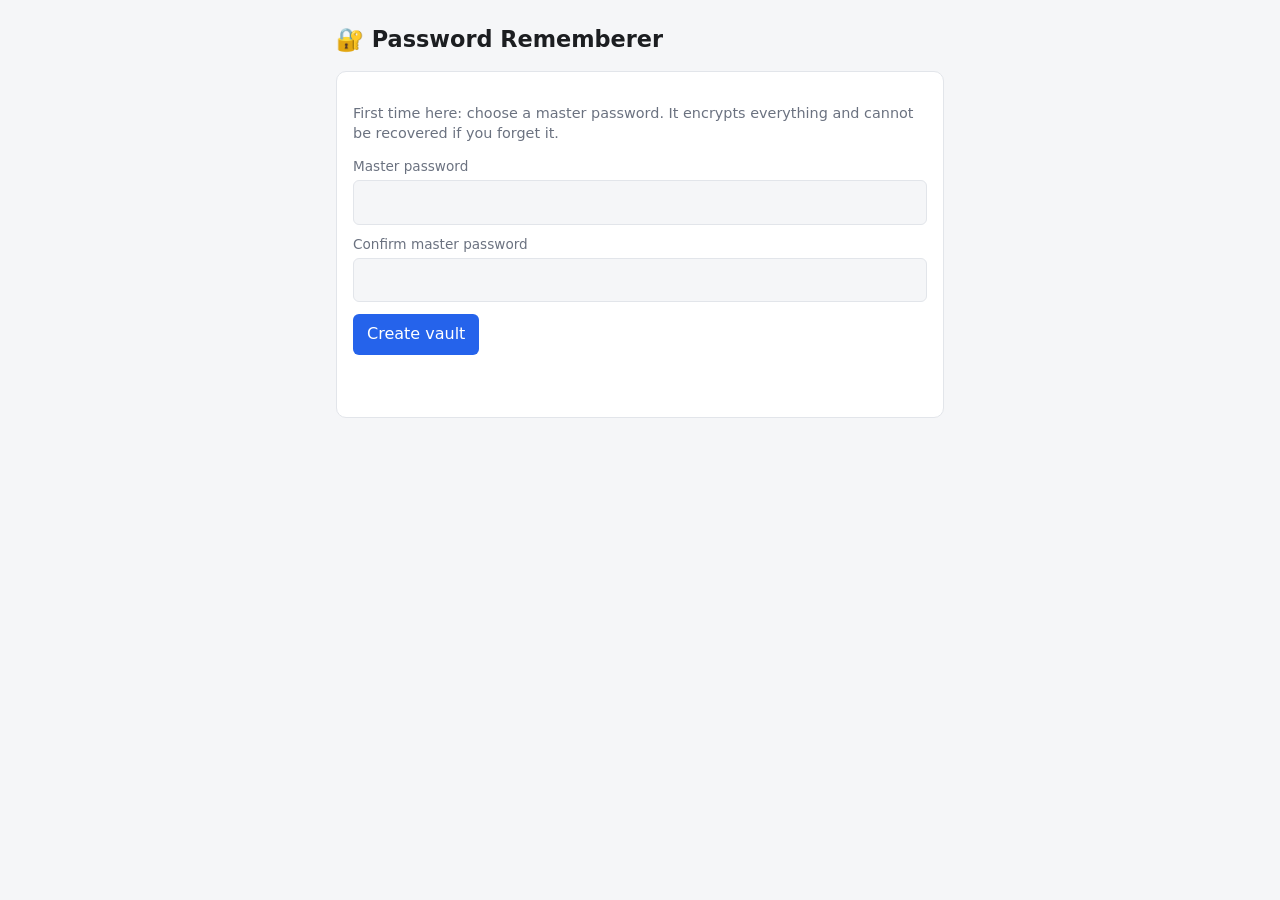
<file: index.html>
<!doctype html>
<html lang="en">
<head>
<meta charset="utf-8">
<meta name="viewport" content="width=device-width, initial-scale=1">
<title>Password Rememberer</title>
<style>
  :root { --bg:#f5f6f8; --card:#fff; --text:#1c1e21; --muted:#6b7280; --accent:#2563eb; --danger:#dc2626; --border:#e2e5ea; }
  @media (prefers-color-scheme: dark) {
    :root { --bg:#14161a; --card:#1e2127; --text:#e8eaed; --muted:#9aa0a6; --accent:#5b8def; --danger:#f87171; --border:#2e333b; }
  }
  * { box-sizing:border-box; }
  body { margin:0; font:16px/1.4 system-ui,sans-serif; background:var(--bg); color:var(--text); }
  main { max-width:640px; margin:0 auto; padding:16px; }
  h1 { font-size:1.4rem; margin:8px 0 16px; }
  .card { background:var(--card); border:1px solid var(--border); border-radius:10px; padding:16px; margin-bottom:16px; }
  label { display:block; font-size:.85rem; color:var(--muted); margin:10px 0 4px; }
  input { width:100%; padding:10px; border:1px solid var(--border); border-radius:6px; background:var(--bg); color:var(--text); font:inherit; }
  button { padding:9px 14px; border:0; border-radius:6px; background:var(--accent); color:#fff; font:inherit; cursor:pointer; }
  button.secondary { background:transparent; color:var(--accent); border:1px solid var(--border); }
  button.danger { background:transparent; color:var(--danger); border:1px solid var(--border); }
  .row { display:flex; gap:8px; align-items:center; flex-wrap:wrap; margin-top:12px; }
  .entry { border-top:1px solid var(--border); padding:12px 0; }
  .entry:first-child { border-top:0; }
  .site { font-weight:600; }
  .muted { color:var(--muted); font-size:.9rem; word-break:break-all; }
  .pw { font-family:ui-monospace,monospace; }
  .msg { color:var(--danger); min-height:1.2em; font-size:.9rem; }
  [hidden] { display:none !important; }
</style>
</head>
<body>
<main>
  <h1>🔐 Password Rememberer</h1>

  <!-- Lock screen -->
  <section id="lock" class="card">
    <p id="lockIntro" class="muted"></p>
    <label for="master">Master password</label>
    <input id="master" type="password" autocomplete="current-password">
    <div id="confirmWrap" hidden>
      <label for="master2">Confirm master password</label>
      <input id="master2" type="password" autocomplete="new-password">
    </div>
    <div class="row"><button id="unlockBtn">Unlock</button></div>
    <p id="lockMsg" class="msg"></p>
  </section>

  <!-- Vault -->
  <div id="vault" hidden>
    <section class="card">
      <strong id="formTitle">Add a password</strong>
      <label for="site">Website</label>
      <input id="site" placeholder="e.g. facebook.com" autocomplete="off">
      <label for="email">Email / username</label>
      <input id="email" placeholder="you@example.com" autocomplete="off">
      <label for="pw">Password</label>
      <input id="pw" type="password" autocomplete="new-password">
      <div class="row">
        <button id="saveBtn">Save</button>
        <button id="genBtn" class="secondary" type="button">Generate</button>
        <button id="cancelBtn" class="secondary" type="button" hidden>Cancel edit</button>
      </div>
      <p id="formMsg" class="msg"></p>
    </section>

    <section class="card">
      <input id="search" placeholder="Search website or email…" autocomplete="off">
      <div id="list"></div>
    </section>

    <div class="row">
      <button id="exportBtn" class="secondary">Export backup</button>
      <button id="importBtn" class="secondary">Import backup</button>
      <button id="lockBtn" class="secondary">Lock</button>
      <input id="importFile" type="file" accept=".json" hidden>
    </div>
  </div>
</main>

<script>
(() => {
  const STORE = 'password-rememberer-vault-v1';
  const $ = id => document.getElementById(id);
  const enc = new TextEncoder(), dec = new TextDecoder();
  let key = null, salt = null, entries = [], editingId = null;

  const b64 = buf => btoa(String.fromCharCode(...new Uint8Array(buf)));
  const unb64 = s => Uint8Array.from(atob(s), c => c.charCodeAt(0));

  async function deriveKey(password, salt) {
    const base = await crypto.subtle.importKey('raw', enc.encode(password), 'PBKDF2', false, ['deriveKey']);
    return crypto.subtle.deriveKey(
      { name: 'PBKDF2', salt, iterations: 600000, hash: 'SHA-256' },
      base, { name: 'AES-GCM', length: 256 }, false, ['encrypt', 'decrypt']);
  }

  async function persist() {
    const iv = crypto.getRandomValues(new Uint8Array(12));
    const data = await crypto.subtle.encrypt({ name: 'AES-GCM', iv }, key, enc.encode(JSON.stringify(entries)));
    localStorage.setItem(STORE, JSON.stringify({ salt: b64(salt), iv: b64(iv), data: b64(data) }));
  }

  async function load(password, blob) {
    const s = unb64(blob.salt);
    const k = await deriveKey(password, s);
    const plain = await crypto.subtle.decrypt({ name: 'AES-GCM', iv: unb64(blob.iv) }, k, unb64(blob.data));
    return { s, k, items: JSON.parse(dec.decode(plain)) };
  }

  const saved = () => { try { return JSON.parse(localStorage.getItem(STORE)); } catch { return null; } };

  function initLock() {
    const first = !saved();
    $('lockIntro').textContent = first
      ? 'First time here: choose a master password. It encrypts everything and cannot be recovered if you forget it.'
      : 'Enter your master password to unlock.';
    $('confirmWrap').hidden = !first;
    $('unlockBtn').textContent = first ? 'Create vault' : 'Unlock';
  }

  async function unlock() {
    const pw = $('master').value, blob = saved();
    $('lockMsg').textContent = '';
    if (!pw) return $('lockMsg').textContent = 'Enter a master password.';
    try {
      if (!blob) {
        if (pw.length < 8) return $('lockMsg').textContent = 'Use at least 8 characters.';
        if (pw !== $('master2').value) return $('lockMsg').textContent = 'Passwords do not match.';
        salt = crypto.getRandomValues(new Uint8Array(16));
        key = await deriveKey(pw, salt);
        entries = [];
        await persist();
      } else {
        const r = await load(pw, blob);
        salt = r.s; key = r.k; entries = r.items;
      }
    } catch {
      return $('lockMsg').textContent = 'Wrong master password.';
    }
    $('master').value = $('master2').value = '';
    $('lock').hidden = true; $('vault').hidden = false;
    render();
  }

  function lock() {
    key = null; entries = []; salt = null; resetForm();
    $('vault').hidden = true; $('lock').hidden = false; $('list').innerHTML = '';
    initLock();
  }

  function resetForm() {
    editingId = null;
    ['site', 'email', 'pw'].forEach(i => $(i).value = '');
    $('pw').type = 'password';
    $('formTitle').textContent = 'Add a password';
    $('cancelBtn').hidden = true; $('formMsg').textContent = '';
  }

  async function save() {
    const site = $('site').value.trim(), email = $('email').value.trim(), pw = $('pw').value;
    if (!site || !pw) return $('formMsg').textContent = 'Website and password are required.';
    if (editingId) {
      const e = entries.find(x => x.id === editingId);
      Object.assign(e, { site, email, pw });
    } else {
      entries.push({ id: crypto.randomUUID(), site, email, pw });
    }
    await persist();
    resetForm(); render();
  }

  function el(tag, props = {}, ...kids) {
    const n = Object.assign(document.createElement(tag), props);
    kids.forEach(k => n.append(k));
    return n;
  }

  function render() {
    const q = $('search').value.trim().toLowerCase();
    const list = $('list'); list.innerHTML = '';
    const shown = entries
      .filter(e => !q || e.site.toLowerCase().includes(q) || e.email.toLowerCase().includes(q))
      .sort((a, b) => a.site.localeCompare(b.site));
    if (!shown.length) list.append(el('p', { className: 'muted', textContent: entries.length ? 'No matches.' : 'Nothing saved yet.' }));
    shown.forEach(e => {
      const pwSpan = el('span', { className: 'pw', textContent: '••••••••' });
      let shownPw = false;
      const btn = (label, cls, fn) => el('button', { className: cls, textContent: label, onclick: fn });
      list.append(el('div', { className: 'entry' },
        el('div', { className: 'site', textContent: e.site }),
        el('div', { className: 'muted', textContent: e.email || '(no email)' }),
        el('div', {}, pwSpan),
        el('div', { className: 'row' },
          btn('Show', 'secondary', ev => { shownPw = !shownPw; pwSpan.textContent = shownPw ? e.pw : '••••••••'; ev.target.textContent = shownPw ? 'Hide' : 'Show'; }),
          btn('Copy', 'secondary', async ev => { await navigator.clipboard.writeText(e.pw); ev.target.textContent = 'Copied'; setTimeout(() => ev.target.textContent = 'Copy', 1200); }),
          btn('Edit', 'secondary', () => {
            editingId = e.id; $('site').value = e.site; $('email').value = e.email; $('pw').value = e.pw;
            $('formTitle').textContent = 'Edit entry'; $('cancelBtn').hidden = false; scrollTo({ top: 0, behavior: 'smooth' });
          }),
          btn('Delete', 'danger', async () => {
            if (!confirm('Delete ' + e.site + '?')) return;
            entries = entries.filter(x => x.id !== e.id); await persist(); render();
          }))));
    });
  }

  function generate() {
    const chars = 'ABCDEFGHJKLMNPQRSTUVWXYZabcdefghijkmnopqrstuvwxyz23456789!@#$%^&*';
    const r = crypto.getRandomValues(new Uint32Array(18));
    $('pw').value = Array.from(r, n => chars[n % chars.length]).join('');
    $('pw').type = 'text';
  }

  function exportBackup() {
    const blob = new Blob([localStorage.getItem(STORE)], { type: 'application/json' });
    const a = el('a', { href: URL.createObjectURL(blob), download: 'password-rememberer-backup.json' });
    a.click(); URL.revokeObjectURL(a.href);
  }

  async function importBackup(file) {
    try {
      const text = await file.text();
      const blob = JSON.parse(text);
      const pw = prompt('Master password for this backup:');
      if (pw === null) return;
      const r = await load(pw, blob);
      if (!confirm('Replace current vault with the backup (' + r.items.length + ' entries)?')) return;
      salt = r.s; key = r.k; entries = r.items; await persist(); render();
    } catch { alert('Could not import: wrong password or invalid file.'); }
  }

  $('unlockBtn').onclick = unlock;
  ['master', 'master2'].forEach(i => $(i).addEventListener('keydown', e => e.key === 'Enter' && unlock()));
  $('saveBtn').onclick = save;
  $('genBtn').onclick = generate;
  $('cancelBtn').onclick = resetForm;
  $('lockBtn').onclick = lock;
  $('search').oninput = render;
  $('exportBtn').onclick = exportBackup;
  $('importBtn').onclick = () => $('importFile').click();
  $('importFile').onchange = e => { if (e.target.files[0]) importBackup(e.target.files[0]); e.target.value = ''; };
  initLock();
})();
</script>
</body>
</html>
</file>
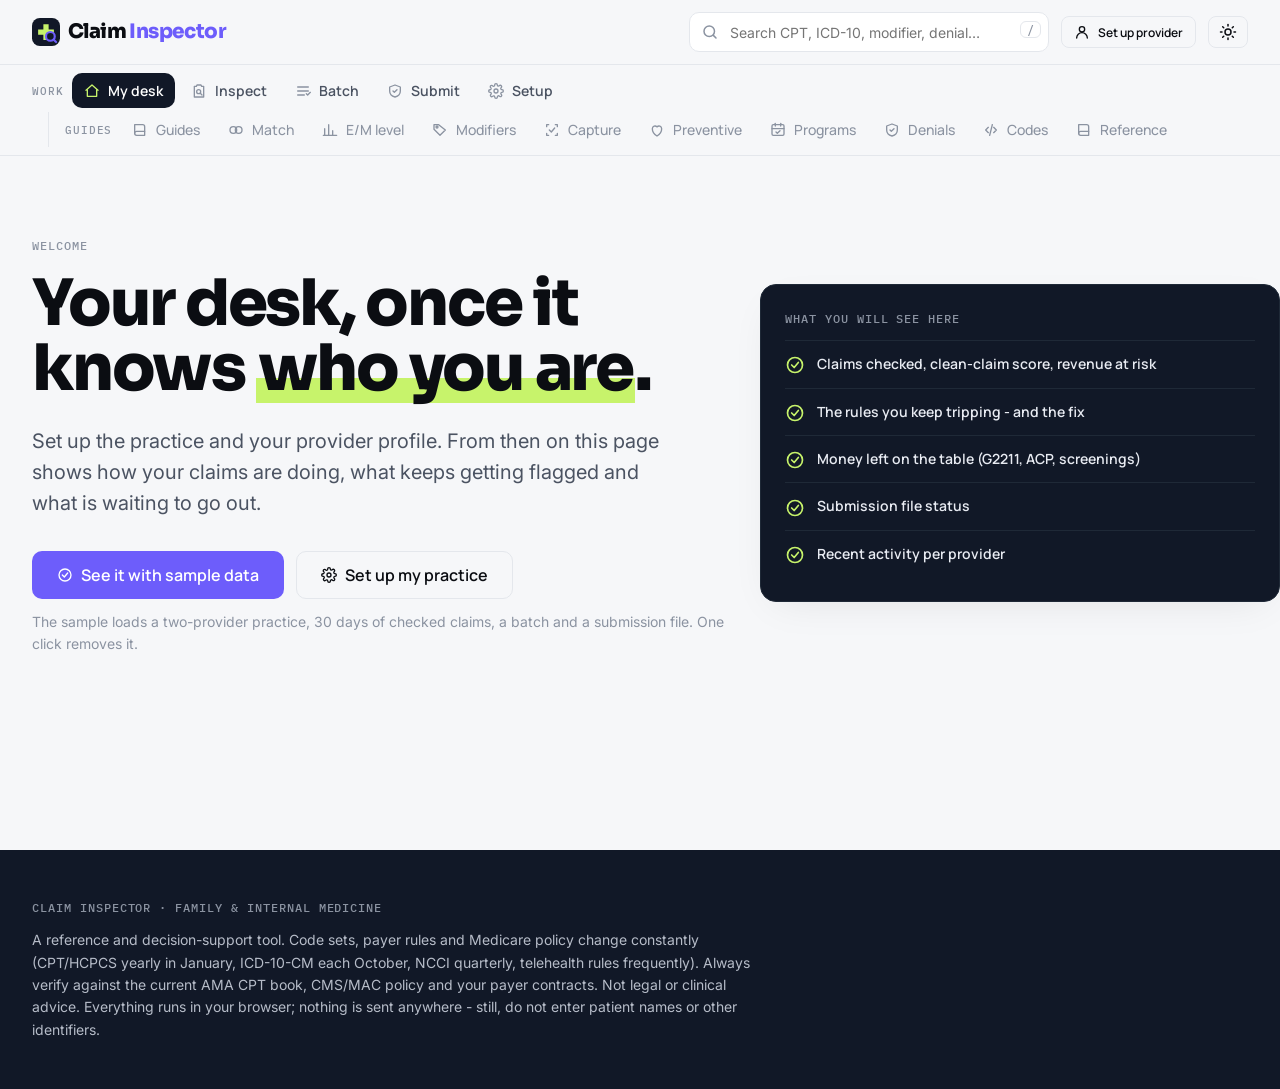
<file: claim-inspector/index.html>
<!doctype html>
<html lang="en">
<head>
<meta charset="utf-8">
<meta name="viewport" content="width=device-width, initial-scale=1">
<title>Claim Inspector - Family Medicine Revenue Cycle Intelligence</title>
<meta name="theme-color" content="#111827">
<link rel="manifest" href="manifest.webmanifest">
<link rel="icon" href="icon.svg" type="image/svg+xml">
<link rel="apple-touch-icon" href="icon-192.png">
<meta name="description" content="Offline family-medicine coding and RCM workbench: claim scrubber, CPT-Dx-taxonomy match, E/M leveler, modifier advisor, denials, preventive and care-management playbooks.">
<link rel="preconnect" href="https://fonts.googleapis.com">
<link rel="preconnect" href="https://fonts.gstatic.com" crossorigin>
<link href="https://fonts.googleapis.com/css2?family=Sora:wght@700;800&family=Manrope:wght@600;700&family=Inter:wght@400;500&family=IBM+Plex+Mono:wght@500&display=swap" rel="stylesheet">
<link rel="stylesheet" href="styles.css">
</head>
<body>
<header class="top">
  <div class="wrap">
    <a class="brand" href="#/" aria-label="Claim Inspector home">
      <svg viewBox="0 0 32 32" fill="none" aria-hidden="true"><rect width="32" height="32" rx="9" fill="#111827"/><path d="M13 7h6v6h6v6h-6v6h-6v-6H7v-6h6z" fill="#C7F36B"/><circle cx="21" cy="21" r="5" fill="#111827" stroke="#6D5DFB" stroke-width="2.5"/><path d="m24.5 24.5 3 3" stroke="#6D5DFB" stroke-width="2.5" stroke-linecap="round"/></svg>
      <span>Claim <em>Inspector</em></span>
    </a>
    <form class="search" id="gsearch" role="search">
      <svg viewBox="0 0 24 24" fill="none" stroke="currentColor" stroke-width="2" stroke-linecap="round"><circle cx="11" cy="11" r="7"/><path d="m20 20-3.5-3.5"/></svg>
      <input id="gq" type="search" placeholder="Search CPT, ICD-10, modifier, denial…" aria-label="Search everything" autocomplete="off">
      <kbd>/</kbd>
    </form>
    <span id="who"></span>
    <button class="btn ghost sm" id="theme" type="button" aria-label="Toggle theme">Theme</button>
  </div>
</header>
<nav class="nav" aria-label="Primary"><div class="wrap" id="nav"></div></nav>
<main><div class="wrap" id="view"></div></main>
<footer class="footer">
  <div class="wrap">
    <div class="mono" style="color:#8B93A1">Claim Inspector · Family &amp; Internal Medicine</div>
    <p class="small" style="max-width:720px;margin:12px 0 0">A reference and decision-support tool. Code sets, payer rules and Medicare policy change constantly (CPT/HCPCS yearly in January, ICD-10-CM each October, NCCI quarterly, telehealth rules frequently). Always verify against the current AMA CPT book, CMS/MAC policy and your payer contracts. Not legal or clinical advice. Everything runs in your browser; nothing is sent anywhere - still, do not enter patient names or other identifiers.</p>
  </div>
</footer>
<script src="data/cpt.js"></script>
<script src="data/icd.js"></script>
<script src="data/modifiers.js"></script>
<script src="data/reference.js"></script>
<script src="engine.js"></script>
<script src="ui-kit.js"></script>
<script src="forms.js"></script>
<script src="app.js"></script>
<script>if ("serviceWorker" in navigator && location.protocol !== "file:") navigator.serviceWorker.register("sw.js").catch(function () {});</script>
</body>
</html>
</file>
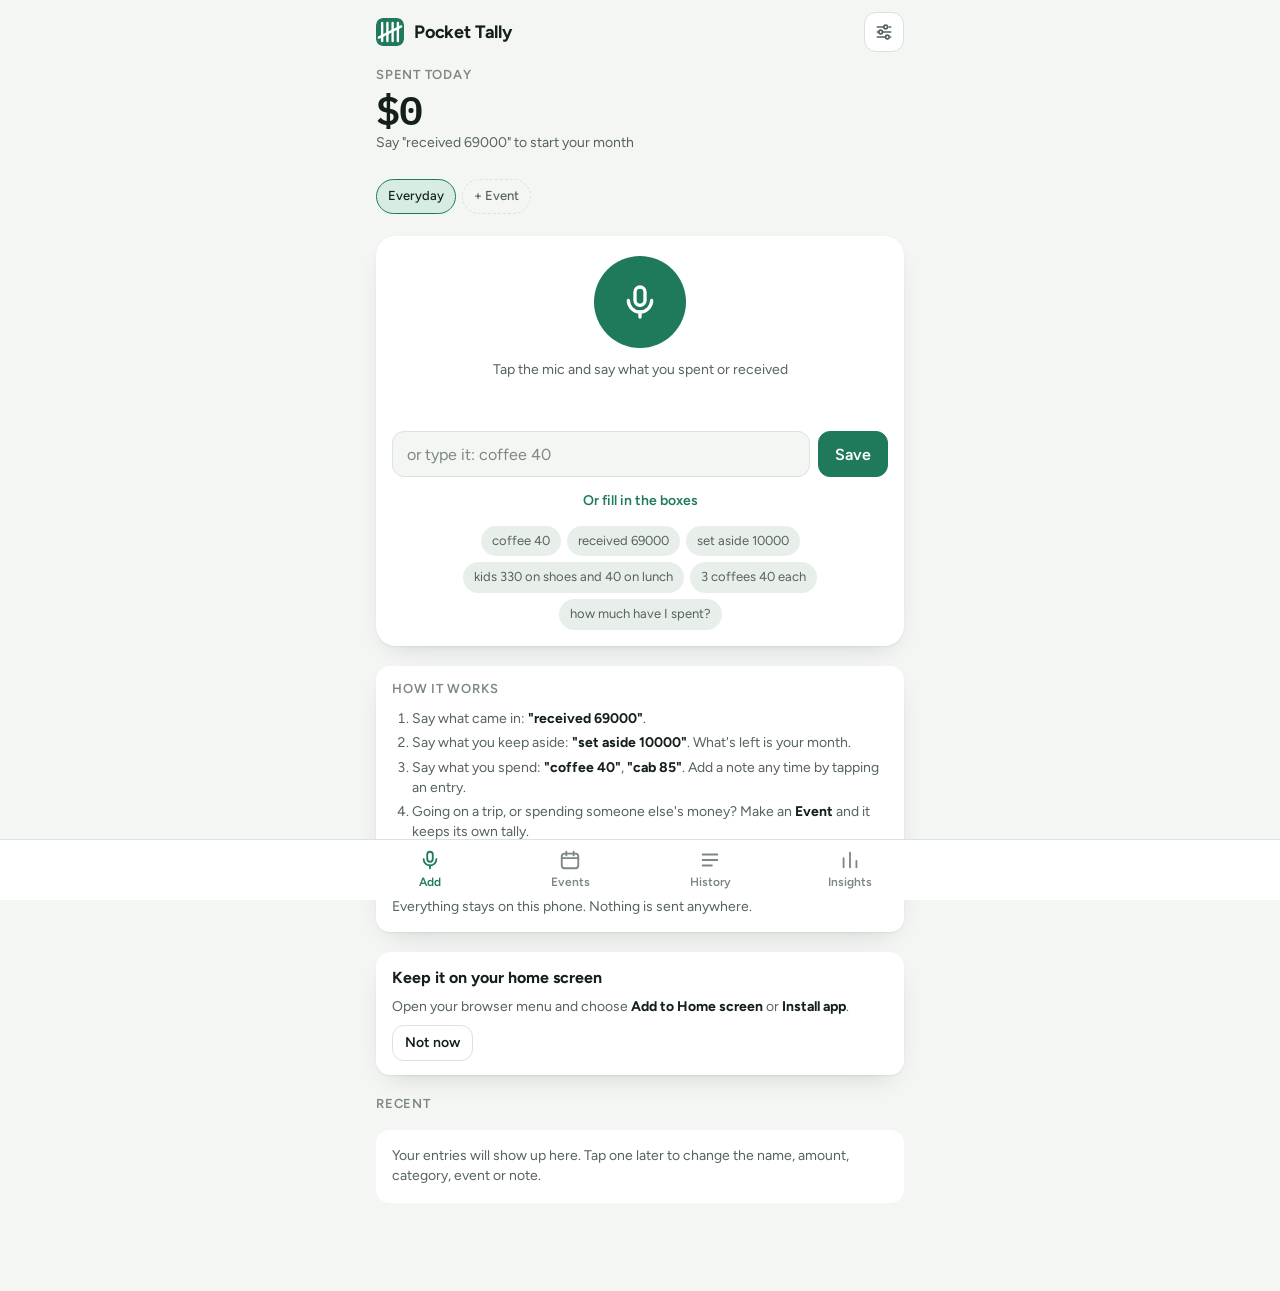
<file: pocket-tally/index.html>
<!doctype html>
<html lang="en">
<head>
<meta charset="utf-8">
<meta name="viewport" content="width=device-width, initial-scale=1, viewport-fit=cover">
<meta name="theme-color" content="#f3f6f3" media="(prefers-color-scheme: light)">
<meta name="theme-color" content="#0f1412" media="(prefers-color-scheme: dark)">
<meta name="apple-mobile-web-app-capable" content="yes">
<meta name="mobile-web-app-capable" content="yes">
<meta name="apple-mobile-web-app-status-bar-style" content="default">
<meta name="apple-mobile-web-app-title" content="Tally">
<meta name="description" content="Say what you received and what you spent. Pocket Tally keeps the two columns, your month and your events, all on your own phone.">
<link rel="manifest" href="manifest.webmanifest">
<link rel="icon" href="icons/icon.svg" type="image/svg+xml">
<link rel="apple-touch-icon" href="icons/apple-touch-icon.png">
<!-- ARTIFACT-START -->
<title>Pocket Tally</title>
<script>window.POCKET_TALLY_GOOGLE_CLIENT_ID = "";</script>
<link rel="preconnect" href="https://fonts.googleapis.com">
<link rel="preconnect" href="https://fonts.gstatic.com" crossorigin>
<link rel="stylesheet" href="https://fonts.googleapis.com/css2?family=Figtree:wght@400;500;600;700&family=IBM+Plex+Mono:wght@500;600&display=swap">
<style>
/* Layout: one column, thumb-first. The capture card sits at the top of Add; the tab bar is fixed at the bottom. */
:root {
  --bg: #f3f6f3;
  --surface: #ffffff;
  --surface-2: #e8eee9;
  --ink: #15201a;
  --ink-2: #55635b;
  --ink-3: #7c8881;
  --line: #dbe3dd;
  --accent: #1f7a5c;
  --accent-ink: #ffffff;
  --accent-soft: #d8ede2;
  --danger: #b5431c;
  --danger-soft: #f7e4dc;
  --toast-bg: #15201a;
  --toast-fg: #f3f6f3;
  --toast-action: #8fe0bf;
  --cat-transport: #2a78d6;
  --cat-food: #eb6834;
  --cat-savings: #1baf7a;
  --cat-shopping: #eda100;
  --cat-family: #e87ba4;
  --cat-health: #008300;
  --cat-bills: #4a3aa7;
  --cat-payments: #e34948;
  --cat-other: #898781;
  --font-ui: "Figtree", system-ui, -apple-system, "Segoe UI", Roboto, sans-serif;
  --font-num: "IBM Plex Mono", ui-monospace, SFMono-Regular, Menlo, Consolas, monospace;
  --radius: 14px;
  --shadow: 0 1px 2px rgba(21, 32, 26, 0.06), 0 10px 28px -14px rgba(21, 32, 26, 0.22);
}
@media (prefers-color-scheme: dark) {
  :root:not([data-theme="light"]) {
    --bg: #0f1412; --surface: #1a211d; --surface-2: #242d28; --ink: #e9eeea; --ink-2: #aab5ae; --ink-3: #7d887f;
    --line: #2a342e; --accent: #5fd3a8; --accent-ink: #0f1412; --accent-soft: #1d3a2f; --danger: #f0905f; --danger-soft: #3b2419;
    --toast-bg: #e9eeea; --toast-fg: #0f1412; --toast-action: #1f7a5c;
    --cat-transport: #3987e5; --cat-food: #d95926; --cat-savings: #199e70; --cat-shopping: #c98500; --cat-family: #d55181;
    --cat-health: #008300; --cat-bills: #9085e9; --cat-payments: #e66767; --cat-other: #898781;
    --shadow: 0 1px 2px rgba(0, 0, 0, 0.3), 0 10px 28px -14px rgba(0, 0, 0, 0.6);
    color-scheme: dark;
  }
}
:root[data-theme="dark"] {
  --bg: #0f1412; --surface: #1a211d; --surface-2: #242d28; --ink: #e9eeea; --ink-2: #aab5ae; --ink-3: #7d887f;
  --line: #2a342e; --accent: #5fd3a8; --accent-ink: #0f1412; --accent-soft: #1d3a2f; --danger: #f0905f; --danger-soft: #3b2419;
  --toast-bg: #e9eeea; --toast-fg: #0f1412; --toast-action: #1f7a5c;
  --cat-transport: #3987e5; --cat-food: #d95926; --cat-savings: #199e70; --cat-shopping: #c98500; --cat-family: #d55181;
  --cat-health: #008300; --cat-bills: #9085e9; --cat-payments: #e66767; --cat-other: #898781;
  --shadow: 0 1px 2px rgba(0, 0, 0, 0.3), 0 10px 28px -14px rgba(0, 0, 0, 0.6);
  color-scheme: dark;
}

* { box-sizing: border-box; }
html { padding-top: env(safe-area-inset-top, 0px); padding-bottom: env(safe-area-inset-bottom, 0px); background: var(--bg); -webkit-text-size-adjust: 100%; }
body { margin: 0; background: var(--bg); color: var(--ink); font: 16px/1.45 var(--font-ui); -webkit-tap-highlight-color: transparent; }
[hidden] { display: none !important; }
button, input, select, textarea { font: inherit; color: inherit; }
button { cursor: pointer; }
:focus-visible { outline: 2px solid var(--accent); outline-offset: 2px; }
h1, h2, h3 { margin: 0; text-wrap: balance; }
h2 { font-size: 13px; font-weight: 600; letter-spacing: 0.06em; text-transform: uppercase; color: var(--ink-3); }
.num { font-family: var(--font-num); font-variant-numeric: tabular-nums; }

.app { max-width: 560px; margin: 0 auto; padding-inline: 16px; }
.top { position: sticky; top: env(safe-area-inset-top, 0px); z-index: 5; background: var(--bg); display: flex; align-items: center; justify-content: space-between; padding-block: 12px 8px; }
.brand { display: flex; align-items: center; gap: 10px; font-size: 18px; font-weight: 700; letter-spacing: -0.01em; }
.brand svg { width: 28px; height: 28px; border-radius: 7px; }
.iconbtn { width: 40px; height: 40px; border-radius: 12px; border: 1px solid var(--line); background: var(--surface); display: grid; place-items: center; color: var(--ink-2); }
.iconbtn svg { width: 20px; height: 20px; }
main { padding-bottom: calc(88px + env(safe-area-inset-bottom, 0px)); }
.view { display: grid; gap: 20px; }

/* hero */
.hero { display: grid; gap: 2px; padding-block: 6px 4px; }
.eyebrow { font-size: 13px; font-weight: 600; letter-spacing: 0.06em; text-transform: uppercase; color: var(--ink-3); }
.hero-amount { font-family: var(--font-num); font-weight: 600; font-size: 40px; line-height: 1.1; letter-spacing: -0.02em; overflow-wrap: anywhere; }
.hero-amount.neg { color: var(--danger); }
.hero-sub { color: var(--ink-2); font-size: 14px; }
.hero-row { display: flex; flex-wrap: wrap; gap: 16px 24px; margin-top: 10px; }
.stat { display: grid; gap: 2px; }
.stat b { font-family: var(--font-num); font-weight: 600; font-size: 18px; }
.stat span { font-size: 12px; color: var(--ink-3); }
.delta { font-size: 13px; color: var(--ink-2); }
.bar { height: 6px; background: var(--surface-2); border-radius: 3px; overflow: hidden; margin-top: 8px; }
.bar i { display: block; height: 100%; background: var(--accent); border-radius: 3px; }
.bar i.over { background: var(--danger); }

/* context chips */
.ctx { display: flex; gap: 6px; overflow-x: auto; padding-block: 2px; scrollbar-width: none; }
.ctx::-webkit-scrollbar { display: none; }
.ctx .chip { flex: none; }
.ctx .chip.add { border: 1px dashed var(--line); background: transparent; }

/* capture */
.capture { background: var(--surface); border-radius: 20px; padding: 20px 16px 16px; box-shadow: var(--shadow); display: grid; gap: 12px; justify-items: center; }
.mic { position: relative; width: 92px; height: 92px; border-radius: 50%; border: 0; background: var(--accent); color: var(--accent-ink); display: grid; place-items: center; transition: transform 0.15s ease; }
.mic:active { transform: scale(0.96); }
.mic svg { width: 40px; height: 40px; }
.mic.listening { background: var(--danger); color: #fff; }
.mic.listening::before { content: ""; position: absolute; inset: -8px; border-radius: 50%; border: 3px solid var(--danger); opacity: 0.6; animation: pulse 1.2s ease-out infinite; }
@keyframes pulse { 0% { transform: scale(0.9); opacity: 0.7; } 100% { transform: scale(1.35); opacity: 0; } }
@media (prefers-reduced-motion: reduce) { .mic.listening::before { animation: none; } .mic { transition: none; } }
.mic-status { font-size: 14px; color: var(--ink-2); text-align: center; min-height: 1.4em; }
.transcript { width: 100%; min-height: 1.5em; text-align: center; font-size: 18px; font-weight: 500; color: var(--ink); overflow-wrap: anywhere; }
.transcript.interim { color: var(--ink-3); font-weight: 400; }
.typeform { display: flex; gap: 8px; width: 100%; }
.typeform input { flex: 1; min-width: 0; height: 46px; padding: 0 14px; border-radius: 12px; border: 1px solid var(--line); background: var(--bg); color: var(--ink); }
.typeform input::placeholder { color: var(--ink-3); }
.btn { height: 46px; padding: 0 16px; border-radius: 12px; border: 1px solid var(--line); background: var(--surface); color: var(--ink); font-weight: 600; white-space: nowrap; }
.btn.primary { background: var(--accent); border-color: var(--accent); color: var(--accent-ink); }
.btn.danger { color: var(--danger); border-color: var(--danger-soft); background: var(--danger-soft); }
.btn.small { height: 36px; padding: 0 12px; font-size: 14px; }
.hint { width: 100%; font-size: 14px; color: var(--ink-2); background: var(--surface-2); border-radius: 12px; padding: 10px 12px; }
.examples { width: 100%; display: flex; flex-wrap: wrap; gap: 6px; justify-content: center; }
.linkbtn { border: 0; background: transparent; color: var(--accent); font-weight: 600; font-size: 14px; padding: 2px 4px; }
.quick { width: 100%; display: grid; gap: 10px; background: var(--bg); border-radius: 14px; padding: 12px; }
.three { display: grid; grid-template-columns: 0.8fr 1.1fr 1.1fr; gap: 8px; }
.quick .hero-sub { min-height: 1.2em; }
.examples button { border: 0; background: var(--surface-2); color: var(--ink-2); border-radius: 999px; padding: 6px 11px; font-size: 13px; }

/* pending card */
.pending { width: 100%; background: var(--accent-soft); border-radius: 14px; padding: 12px; display: grid; gap: 10px; }
.pending p { margin: 0; font-size: 14px; color: var(--ink); }
.field { display: grid; gap: 4px; }
.field label { font-size: 12px; font-weight: 600; color: var(--ink-3); letter-spacing: 0.04em; text-transform: uppercase; }
.field input, .field select, .field textarea { width: 100%; height: 44px; padding: 0 12px; border-radius: 10px; border: 1px solid var(--line); background: var(--surface); color: var(--ink); }
.field textarea { height: auto; padding: 10px 12px; resize: vertical; }
.field input.num { font-size: 18px; }
.two { display: grid; grid-template-columns: 1fr 1fr; gap: 10px; }
.actions { display: flex; gap: 8px; flex-wrap: wrap; align-items: center; }
.actions .spacer { flex: 1; }

/* chips */
.chips { display: flex; flex-wrap: wrap; gap: 6px; }
.chip { display: inline-flex; align-items: center; gap: 6px; padding: 7px 11px; border-radius: 999px; border: 1px solid transparent; background: var(--surface-2); color: var(--ink-2); font-size: 13px; font-weight: 500; }
.chip.active { background: var(--accent-soft); color: var(--ink); border-color: var(--accent); }
.dot { width: 10px; height: 10px; border-radius: 50%; flex: none; background: var(--cat-other); }
.dot[data-cat="food"], .dotc-food { background: var(--cat-food); }
.dot[data-cat="transport"], .dotc-transport { background: var(--cat-transport); }
.dot[data-cat="bills"], .dotc-bills { background: var(--cat-bills); }
.dot[data-cat="shopping"], .dotc-shopping { background: var(--cat-shopping); }
.dot[data-cat="health"], .dotc-health { background: var(--cat-health); }
.dot[data-cat="payments"], .dotc-payments { background: var(--cat-payments); }
.dot[data-cat="savings"], .dotc-savings { background: var(--cat-savings); }
.dot[data-cat="family"], .dotc-family { background: var(--cat-family); }
.dot[data-cat="other"], .dotc-other { background: var(--cat-other); }
.dot[data-cat="income"], .dotc-income { background: var(--accent); }
.dot[data-cat="aside"] { background: var(--ink-3); }
.seg.small button { padding: 6px 4px; font-size: 13px; }

/* entries */
.entries { list-style: none; margin: 0; padding: 0; }
.entry { display: flex; align-items: center; gap: 12px; padding-block: 11px; border-bottom: 1px solid var(--line); cursor: pointer; }
.entry:last-child { border-bottom: 0; }
.entry-main { flex: 1; min-width: 0; display: grid; gap: 1px; }
.entry-item { font-weight: 600; overflow-wrap: anywhere; }
.entry-meta { font-size: 13px; color: var(--ink-3); }
.entry-meta .tag { color: var(--accent); font-weight: 500; }
.entry-amt { font-family: var(--font-num); font-variant-numeric: tabular-nums; font-weight: 600; white-space: nowrap; }
.entry-amt.income { color: var(--accent); }
.entry-amt.aside { color: var(--ink-3); }
.section { display: grid; gap: 8px; }
.day-head { display: flex; justify-content: space-between; align-items: baseline; padding-block: 14px 4px; }
.day-head h3 { font-size: 14px; font-weight: 600; color: var(--ink-2); }
.day-total { font-family: var(--font-num); font-variant-numeric: tabular-nums; font-size: 14px; color: var(--ink-2); }
.empty { color: var(--ink-2); font-size: 14px; background: var(--surface); border-radius: var(--radius); padding: 16px; }
.empty b { color: var(--ink); }
.steps { margin: 0; padding-left: 20px; display: grid; gap: 4px; font-size: 14px; color: var(--ink-2); }
.steps b { color: var(--ink); }

/* search */
.search { width: 100%; height: 44px; padding: 0 14px; border-radius: 12px; border: 1px solid var(--line); background: var(--surface); color: var(--ink); }

/* segmented */
.seg { display: flex; gap: 2px; background: var(--surface-2); border-radius: 12px; padding: 3px; }
.seg button { flex: 1; border: 0; background: transparent; padding: 8px 4px; border-radius: 10px; color: var(--ink-2); font-weight: 500; font-size: 14px; }
.seg button.active { background: var(--surface); color: var(--ink); box-shadow: var(--shadow); }

/* cards */
.card { background: var(--surface); border-radius: var(--radius); padding: 14px 16px; box-shadow: var(--shadow); display: grid; gap: 10px; }
.catrow { display: grid; grid-template-columns: 10px 1fr auto; gap: 6px 10px; align-items: center; padding-block: 6px; }
.catrow .label { font-weight: 500; min-width: 0; overflow: hidden; text-overflow: ellipsis; white-space: nowrap; }
.catrow .val { font-family: var(--font-num); font-variant-numeric: tabular-nums; font-weight: 600; }
.catrow .pct { color: var(--ink-3); font-size: 12px; font-family: var(--font-ui); margin-left: 6px; }
.catbar { grid-column: 2 / 4; height: 8px; background: var(--surface-2); border-radius: 4px; overflow: hidden; }
.catbar i { display: block; height: 100%; border-radius: 0 4px 4px 0; }
.plan { display: grid; grid-template-columns: 1fr auto; gap: 6px 12px; font-size: 15px; align-items: baseline; }
.plan .k { color: var(--ink-2); }
.plan .v { font-family: var(--font-num); font-variant-numeric: tabular-nums; font-weight: 600; text-align: right; }
.plan .total { border-top: 1px solid var(--line); padding-top: 8px; margin-top: 2px; font-weight: 700; }

/* events */
.event-card { background: var(--surface); border-radius: var(--radius); padding: 14px 16px; box-shadow: var(--shadow); display: grid; gap: 6px; cursor: pointer; }
.event-card h3 { font-size: 17px; }
.event-head { display: flex; justify-content: space-between; align-items: center; gap: 10px; }
.badge { display: inline-block; font-size: 11px; font-weight: 600; letter-spacing: 0.04em; text-transform: uppercase; padding: 3px 8px; border-radius: 999px; background: var(--surface-2); color: var(--ink-2); white-space: nowrap; }
.badge.sep { background: var(--accent-soft); color: var(--ink); }
.badge.closed { background: var(--surface-2); color: var(--ink-3); }
.event-nums { display: flex; justify-content: space-between; align-items: baseline; gap: 8px; font-size: 14px; color: var(--ink-2); }
.event-nums b { font-family: var(--font-num); font-weight: 600; color: var(--ink); }
.switch { display: flex; align-items: center; justify-content: space-between; gap: 12px; padding: 6px 0; }
.switch span { font-size: 14px; }
.switch small { display: block; color: var(--ink-3); font-size: 12px; }
.switch input { flex: none; width: 44px; height: 26px; margin: 0; appearance: none; -webkit-appearance: none; background: var(--surface-2); border-radius: 13px; position: relative; cursor: pointer; border: 1px solid var(--line); }
.switch input::after { content: ""; position: absolute; top: 2px; left: 2px; width: 20px; height: 20px; border-radius: 50%; background: var(--surface); box-shadow: 0 1px 2px rgba(0, 0, 0, 0.25); transition: left 0.15s; }
.switch input:checked { background: var(--accent); border-color: var(--accent); }
.switch input:checked::after { left: 22px; }
.back { border: 0; background: transparent; color: var(--accent); font-weight: 600; padding: 4px 0; display: inline-flex; align-items: center; gap: 4px; }
.note-text { font-size: 14px; color: var(--ink-2); white-space: pre-wrap; margin: 6px 0 0; }

/* day chart */
.daychart { width: 100%; height: auto; display: block; overflow: visible; }
.daychart .bar-d { fill: var(--accent); }
.daychart .bar-d.today { stroke: var(--ink); stroke-width: 1.5; }
.daychart .hit { fill: transparent; }
.daychart .grid { stroke: var(--line); stroke-width: 1; }
.daychart .axis { stroke: var(--ink-3); stroke-width: 1; }
.daychart text { fill: var(--ink-3); font-family: var(--font-ui); font-size: 10px; }
.daychart .ylab { font-family: var(--font-num); }
.chartwrap { position: relative; }
.tip { position: absolute; pointer-events: none; background: var(--toast-bg); color: var(--toast-fg); font-size: 12px; padding: 5px 8px; border-radius: 8px; white-space: nowrap; transform: translate(-50%, -100%); z-index: 2; }
.tip b { font-family: var(--font-num); }
.toplist { margin: 0; padding: 0; list-style: none; display: grid; gap: 6px; }
.toplist li { display: flex; justify-content: space-between; gap: 10px; align-items: baseline; }
.toplist li span:first-child { min-width: 0; overflow: hidden; text-overflow: ellipsis; white-space: nowrap; }
.toplist small { color: var(--ink-3); margin-left: 6px; }

/* tabs */
.tabs { position: fixed; left: 0; right: 0; bottom: 0; z-index: 10; background: var(--surface); border-top: 1px solid var(--line); padding-bottom: env(safe-area-inset-bottom, 0px); }
.tabs-inner { max-width: 560px; margin: 0 auto; display: flex; }
.tab { flex: 1; height: 60px; border: 0; background: transparent; color: var(--ink-3); display: grid; justify-items: center; align-content: center; gap: 3px; font-size: 12px; font-weight: 600; }
.tab svg { width: 22px; height: 22px; }
.tab.active { color: var(--accent); }

/* sheets */
.sheet { position: fixed; inset: 0; z-index: 20; display: flex; align-items: flex-end; justify-content: center; background: rgba(0, 0, 0, 0.4); }
.panel { width: 100%; max-width: 560px; max-height: 92dvh; overflow: auto; background: var(--surface); border-radius: 20px 20px 0 0; padding: 14px 16px calc(20px + env(safe-area-inset-bottom, 0px)); display: grid; gap: 14px; }
.panel-head { display: flex; align-items: center; justify-content: space-between; }
.panel-head h2 { font-size: 17px; font-weight: 700; letter-spacing: 0; text-transform: none; color: var(--ink); }
.panel p { margin: 0; }
.grip { width: 36px; height: 4px; border-radius: 2px; background: var(--line); margin: 0 auto; }
.settings-row { display: grid; gap: 6px; padding-block: 6px; border-bottom: 1px solid var(--line); }
.settings-row:last-child { border-bottom: 0; }
.settings-row p { margin: 0; font-size: 13px; color: var(--ink-2); }
.settings-row h3 { font-size: 14px; }
.code { width: 100%; min-height: 120px; font-family: var(--font-num); font-size: 12px; padding: 10px; border-radius: 10px; border: 1px solid var(--line); background: var(--bg); color: var(--ink); }
.install { background: var(--surface); border-radius: var(--radius); padding: 14px 16px; box-shadow: var(--shadow); display: grid; gap: 8px; }
.install p { margin: 0; font-size: 14px; color: var(--ink-2); }
.install b { color: var(--ink); }

/* toast */
.toast { position: fixed; left: 50%; transform: translateX(-50%); bottom: calc(76px + env(safe-area-inset-bottom, 0px)); z-index: 30; max-width: calc(100% - 32px); background: var(--toast-bg); color: var(--toast-fg); padding: 10px 14px; border-radius: 12px; display: flex; gap: 14px; align-items: center; box-shadow: var(--shadow); font-size: 14px; }
.toast span { min-width: 0; overflow: hidden; text-overflow: ellipsis; white-space: nowrap; }
.toast button { border: 0; background: transparent; color: var(--toast-action); font-weight: 700; padding: 4px 2px; }
</style>
</head>
<body>
<div class="app">
  <header class="top">
    <h1 class="brand">
      <svg viewBox="0 0 100 100" aria-hidden="true"><rect width="100" height="100" rx="22" fill="#1f7a5c"/><g stroke="#fff" stroke-width="8.5" stroke-linecap="round"><line x1="22" y1="18" x2="22" y2="82"/><line x1="40.7" y1="18" x2="40.7" y2="82"/><line x1="59.4" y1="18" x2="59.4" y2="82"/><line x1="78.1" y1="18" x2="78.1" y2="82"/><line x1="10" y1="70" x2="90" y2="30"/></g></svg>
      Pocket Tally
    </h1>
    <button id="settingsBtn" class="iconbtn" aria-label="Settings" title="Settings">
      <svg viewBox="0 0 24 24" fill="none" stroke="currentColor" stroke-width="2" stroke-linecap="round" aria-hidden="true"><path d="M4 6h8M18 6h2M4 12h2M10 12h10M4 18h10M20 18h0"/><circle cx="14" cy="6" r="2.2"/><circle cx="8" cy="12" r="2.2"/><circle cx="16" cy="18" r="2.2"/></svg>
    </button>
  </header>

  <main>
    <!-- ADD -->
    <section id="view-add" class="view">
      <div class="hero">
        <div class="eyebrow" id="heroLabel">Spent today</div>
        <div class="hero-amount num" id="heroAmount">0</div>
        <div class="hero-sub" id="heroSub"></div>
        <div class="bar" id="heroBar" hidden><i></i></div>
      </div>

      <div class="ctx" id="ctxChips" aria-label="Where new entries go"></div>

      <div class="capture">
        <button id="micBtn" class="mic" aria-label="Tap to speak">
          <svg viewBox="0 0 24 24" fill="none" stroke="currentColor" stroke-width="2" stroke-linecap="round" stroke-linejoin="round" aria-hidden="true"><rect x="9" y="3" width="6" height="11" rx="3"/><path d="M5 11a7 7 0 0 0 14 0"/><path d="M12 18v3"/></svg>
        </button>
        <div id="micStatus" class="mic-status">Tap the mic and say what you spent or received</div>
        <div id="transcript" class="transcript" aria-live="polite"></div>
        <div id="pending" class="pending" hidden></div>
        <form id="typeForm" class="typeform" autocomplete="off">
          <input id="typeInput" type="text" enterkeyhint="done" placeholder="or type it: coffee 40" aria-label="Type what you spent or received">
          <button type="submit" class="btn primary">Save</button>
        </form>
        <div id="keyboardHint" class="hint" hidden></div>
        <button type="button" class="linkbtn" id="formToggle">Or fill in the boxes</button>
        <form id="quickForm" class="quick" hidden autocomplete="off">
          <div class="field"><label for="qItem">What</label><input id="qItem" type="text" placeholder="coffee"></div>
          <div class="three">
            <div class="field"><label for="qQty">Qty</label><input id="qQty" class="num" type="number" inputmode="numeric" min="1" step="1" value="1"></div>
            <div class="field"><label for="qEach">Each</label><input id="qEach" class="num" type="number" inputmode="decimal" min="0" step="0.01" placeholder="40"></div>
            <div class="field"><label for="qTotal">Total</label><input id="qTotal" class="num" type="number" inputmode="decimal" min="0" step="0.01" placeholder="40"></div>
          </div>
          <div class="actions"><span class="hero-sub" id="qHint" style="flex:1"></span><button type="submit" class="btn small primary">Save</button></div>
        </form>
        <div class="examples" id="examples" aria-label="Examples you can say">
          <button type="button">coffee 40</button>
          <button type="button">received 69000</button>
          <button type="button">set aside 10000</button>
          <button type="button">kids 330 on shoes and 40 on lunch</button>
          <button type="button">3 coffees 40 each</button>
          <button type="button">how much have I spent?</button>
        </div>
      </div>

      <div id="startCard" class="card" hidden>
        <h2>How it works</h2>
        <ol class="steps">
          <li>Say what came in: <b>"received 69000"</b>.</li>
          <li>Say what you keep aside: <b>"set aside 10000"</b>. What's left is your month.</li>
          <li>Say what you spend: <b>"coffee 40"</b>, <b>"cab 85"</b>. Add a note any time by tapping an entry.</li>
          <li>Going on a trip, or spending someone else's money? Make an <b>Event</b> and it keeps its own tally.</li>
          <li>More than one phone? <b>Settings → Connect Google Drive</b> keeps a copy in your own Drive, in a folder only this app can see.</li>
        </ol>
        <p class="hero-sub" style="margin:0">Everything stays on this phone. Nothing is sent anywhere.</p>
      </div>

      <div id="installCard" class="install" hidden></div>

      <section class="section">
        <h2>Recent</h2>
        <ul id="recentList" class="entries"></ul>
        <div id="recentEmpty" class="empty" hidden>Your entries will show up here. Tap one later to change the name, amount, category, event or note.</div>
      </section>
    </section>

    <!-- EVENTS -->
    <section id="view-events" class="view" hidden>
      <div id="eventsList" class="view">
        <div class="actions"><h2 style="flex:1">Events</h2><button type="button" class="btn small primary" id="newEventBtn">New event</button></div>
        <div id="eventCards" class="view"></div>
        <div id="eventsEmpty" class="empty">An event is a pot of spending with its own tally: a trip, a wedding, a client project. Give it a budget or not, and choose whether it comes out of your month or stays completely separate.</div>
      </div>
      <div id="eventDetail" class="view" hidden></div>
    </section>

    <!-- HISTORY -->
    <section id="view-history" class="view" hidden>
      <input id="searchInput" class="search" type="search" placeholder="Search entries" aria-label="Search entries">
      <div id="historyList"></div>
      <div id="historyEmpty" class="empty" hidden>No entries yet.</div>
    </section>

    <!-- INSIGHTS -->
    <section id="view-insights" class="view" hidden>
      <div class="seg" id="periodSeg" role="tablist" aria-label="Period">
        <button type="button" data-period="week">This week</button>
        <button type="button" data-period="month" class="active">This month</button>
        <button type="button" data-period="30">30 days</button>
        <button type="button" data-period="all">All</button>
      </div>
      <div class="hero">
        <div class="eyebrow" id="periodLabel">This month</div>
        <div class="hero-amount num" id="periodTotal">0</div>
        <div class="delta" id="periodDelta"></div>
        <div class="hero-row">
          <div class="stat"><b id="statPerDay">0</b><span>per day</span></div>
          <div class="stat"><b id="statCount">0</b><span>entries</span></div>
          <div class="stat"><b id="statBiggest">0</b><span id="statBiggestLabel">biggest</span></div>
          <div class="stat" id="statReceivedWrap" hidden><b id="statReceived">0</b><span>received</span></div>
        </div>
      </div>
      <div class="card" id="planCard" hidden>
        <h2>This month's plan</h2>
        <div class="plan" id="planRows"></div>
        <div class="actions"><button type="button" class="btn small" id="asideBtn">Change set aside</button></div>
      </div>
      <div class="card">
        <h2>Where it went</h2>
        <div id="catChart"></div>
      </div>
      <div class="card">
        <h2 id="dayChartTitle">Day by day</h2>
        <div class="chartwrap" id="dayChartWrap"></div>
      </div>
      <div class="card">
        <h2>Most often</h2>
        <ol class="toplist" id="topItems"></ol>
      </div>
      <p class="hero-sub" id="insightsNote" hidden>Events kept separate from your month are not included here.</p>
    </section>
  </main>

  <nav class="tabs" aria-label="Sections">
    <div class="tabs-inner">
      <button class="tab active" data-view="add" type="button">
        <svg viewBox="0 0 24 24" fill="none" stroke="currentColor" stroke-width="2" stroke-linecap="round" stroke-linejoin="round" aria-hidden="true"><rect x="9" y="3" width="6" height="11" rx="3"/><path d="M5 11a7 7 0 0 0 14 0"/><path d="M12 18v3"/></svg>
        Add
      </button>
      <button class="tab" data-view="events" type="button">
        <svg viewBox="0 0 24 24" fill="none" stroke="currentColor" stroke-width="2" stroke-linecap="round" stroke-linejoin="round" aria-hidden="true"><rect x="3" y="5" width="18" height="16" rx="3"/><path d="M3 10h18M8 3v4M16 3v4"/></svg>
        Events
      </button>
      <button class="tab" data-view="history" type="button">
        <svg viewBox="0 0 24 24" fill="none" stroke="currentColor" stroke-width="2" stroke-linecap="round" aria-hidden="true"><path d="M4 6h16M4 12h16M4 18h10"/></svg>
        History
      </button>
      <button class="tab" data-view="insights" type="button">
        <svg viewBox="0 0 24 24" fill="none" stroke="currentColor" stroke-width="2" stroke-linecap="round" aria-hidden="true"><path d="M5 20V10M12 20V4M19 20v-7"/></svg>
        Insights
      </button>
    </div>
  </nav>

  <!-- EDIT ENTRY SHEET -->
  <div id="editSheet" class="sheet" hidden>
    <form class="panel" id="editForm">
      <div class="grip"></div>
      <div class="panel-head"><h2 id="editTitle">Edit entry</h2><button type="button" class="btn small" id="editCancel">Close</button></div>
      <div class="seg small" id="editKind" role="group" aria-label="Type">
        <button type="button" data-kind="expense" class="active">Spent</button>
        <button type="button" data-kind="income">Received</button>
        <button type="button" data-kind="aside">Set aside</button>
      </div>
      <div class="field"><label for="editItem">What</label><input id="editItem" type="text" required></div>
      <div class="two">
        <div class="field"><label for="editAmount">Total</label><input id="editAmount" class="num" type="number" inputmode="decimal" step="0.01" min="0" required></div>
        <div class="field"><label for="editDate">Date</label><input id="editDate" type="date" required></div>
      </div>
      <div class="two" id="editQtyRow">
        <div class="field"><label for="editQty">Qty</label><input id="editQty" class="num" type="number" inputmode="numeric" step="1" min="1" value="1"></div>
        <div class="field"><label for="editEach">Each</label><input id="editEach" class="num" type="number" inputmode="decimal" step="0.01" min="0"></div>
      </div>
      <div class="field" id="editCatField"><label>Category</label><div class="chips" id="editChips"></div></div>
      <div class="field" id="editEventField"><label for="editEvent">Event</label><select id="editEvent"></select></div>
      <div class="field"><label for="editNote">Note</label><textarea id="editNote" rows="2" placeholder="anything you want to remember"></textarea></div>
      <div class="actions">
        <button type="button" class="btn danger" id="editDelete">Delete</button>
        <span class="spacer"></span>
        <button type="submit" class="btn primary">Save changes</button>
      </div>
    </form>
  </div>

  <!-- EVENT SHEET -->
  <div id="eventSheet" class="sheet" hidden>
    <form class="panel" id="eventForm">
      <div class="grip"></div>
      <div class="panel-head"><h2 id="eventFormTitle">New event</h2><button type="button" class="btn small" id="eventCancel">Close</button></div>
      <div class="field"><label for="evName">Name</label><input id="evName" type="text" placeholder="Goa trip, Client project, Diwali" required></div>
      <div class="field"><label for="evBudget">Budget (optional)</label><input id="evBudget" class="num" type="number" inputmode="decimal" step="0.01" min="0" placeholder="leave empty to just keep track"></div>
      <label class="switch">
        <span>Keep it separate from my month<small>On: its own money, like a client's budget. Off: it comes out of this month's money.</small></span>
        <input id="evSeparate" type="checkbox">
      </label>
      <div class="field"><label for="evNote">Note</label><textarea id="evNote" rows="2" placeholder="optional"></textarea></div>
      <div class="actions"><span class="spacer"></span><button type="submit" class="btn primary" id="eventSave">Create event</button></div>
    </form>
  </div>

  <!-- SET ASIDE SHEET -->
  <div id="asideSheet" class="sheet" hidden>
    <form class="panel" id="asideForm">
      <div class="grip"></div>
      <div class="panel-head"><h2>Set aside this month</h2><button type="button" class="btn small" id="asideCancel">Close</button></div>
      <p class="hero-sub">Money you keep for savings, bills you pay later, or anything you don't want counted as spendable. Your month's budget is what you received minus this.</p>
      <div class="field"><label for="asideAmount">Amount</label><input id="asideAmount" class="num" type="number" inputmode="decimal" step="0.01" min="0" required></div>
      <div class="actions"><span class="spacer"></span><button type="submit" class="btn primary">Save</button></div>
    </form>
  </div>

  <!-- SETTINGS SHEET -->
  <div id="settingsSheet" class="sheet" hidden>
    <div class="panel">
      <div class="grip"></div>
      <div class="panel-head"><h2>Settings</h2><button type="button" class="btn small" id="settingsClose">Close</button></div>
      <div class="settings-row">
        <div class="field"><label for="currencySel">Currency</label><select id="currencySel"></select></div>
        <p>Amounts are shown in this currency. Saying "rupees" or "dollars" the first time sets it.</p>
      </div>
      <div class="settings-row">
        <div class="field"><label for="langSel">Voice language</label><select id="langSel"></select></div>
        <p>Pick the accent you speak with. Item names can be in any language; amounts and category hints work best in English.</p>
      </div>
      <div class="settings-row">
        <label class="switch">
          <span>Read replies aloud<small>Hear what was saved, and answers to "how much have I spent?". Handy with earphones.</small></span>
          <input id="speakToggle" type="checkbox">
        </label>
      </div>
      <div class="settings-row" id="installRow">
        <h3>Home screen</h3>
        <p id="installText"></p>
        <div class="actions"><button type="button" class="btn small primary" id="installBtn" hidden>Add to home screen</button></div>
      </div>
      <div class="settings-row">
        <h3>Your data</h3>
        <p id="dataText"></p>
        <div class="actions">
          <button type="button" class="btn small" id="exportCsv">Download CSV</button>
          <button type="button" class="btn small" id="copyCsv">Copy CSV</button>
          <button type="button" class="btn small" id="exportJson">Download backup</button>
          <label class="btn small" for="restoreFile" style="display:inline-flex;align-items:center">Restore backup<input id="restoreFile" type="file" accept="application/json,.json" hidden></label>
        </div>
        <textarea id="exportBox" class="code" hidden readonly aria-label="Exported data"></textarea>
        <details>
          <summary style="cursor:pointer;font-size:14px;color:var(--ink-2)">Paste a backup instead</summary>
          <div class="field" style="margin-top:8px"><textarea id="pasteBox" class="code" placeholder="Paste the backup text here" aria-label="Backup text"></textarea></div>
          <div class="actions" style="margin-top:8px"><button type="button" class="btn small" id="restorePaste">Restore pasted backup</button></div>
        </details>
      </div>
      <div class="settings-row" id="gdriveRow">
        <h3>Google Drive</h3>
        <p id="gdriveText"></p>
        <div class="actions">
          <button type="button" class="btn small primary" id="gdriveConnect">Connect Google Drive</button>
          <button type="button" class="btn small" id="gdriveSync" hidden>Sync now</button>
          <button type="button" class="btn small" id="gdriveDisconnect" hidden>Disconnect</button>
        </div>
      </div>
      <div class="settings-row">
        <h3>What this app does with your data</h3>
        <p>Only what you tell it. No bank access, no account, no server. Entries live on this device; a backup is a file you keep wherever you like.</p>
      </div>
      <div class="settings-row">
        <div class="actions"><button type="button" class="btn small danger" id="clearAll">Delete everything</button></div>
      </div>
    </div>
  </div>

  <div id="toast" class="toast" hidden role="status"><span id="toastText"></span><button type="button" id="toastAction" hidden>Undo</button></div>
</div>

<script src="parser.js"></script>
<script src="sync.js"></script>
<script>
(function () {
  "use strict";
  var P = window.PocketTallyParser;
  var $ = function (s, el) { return (el || document).querySelector(s); };
  var $$ = function (s, el) { return Array.prototype.slice.call((el || document).querySelectorAll(s)); };
  var inArtifact = !!(window.claude && typeof window.claude.use === "function");
  var isIOS = /iP(hone|ad|od)/.test(navigator.userAgent) || (navigator.platform === "MacIntel" && navigator.maxTouchPoints > 1);
  var isStandalone = (window.matchMedia && window.matchMedia("(display-mode: standalone)").matches) || navigator.standalone === true;
  var SR = window.SpeechRecognition || window.webkitSpeechRecognition;

  // ---------- settings (per device) ----------
  var SETTINGS_KEY = "pockettally.settings.v1";
  var REGION_CURRENCY = { IN: "INR", US: "USD", GB: "GBP", IE: "EUR", DE: "EUR", FR: "EUR", ES: "EUR", IT: "EUR", NL: "EUR", PT: "EUR", AT: "EUR", BE: "EUR", FI: "EUR", CA: "CAD", AU: "AUD", NZ: "NZD", SG: "SGD", AE: "AED", SA: "SAR", JP: "JPY", CH: "CHF", MY: "MYR", PH: "PHP", ZA: "ZAR", NG: "NGN", KE: "KES", BD: "BDT", MX: "MXN", BR: "BRL" };
  var CURRENCIES = [["USD", "US Dollar ($)"], ["INR", "Indian Rupee (₹)"], ["EUR", "Euro (€)"], ["GBP", "British Pound (£)"], ["CAD", "Canadian Dollar"], ["AUD", "Australian Dollar"], ["SGD", "Singapore Dollar"], ["AED", "UAE Dirham"], ["SAR", "Saudi Riyal"], ["JPY", "Japanese Yen (¥)"], ["CHF", "Swiss Franc"], ["MYR", "Malaysian Ringgit"], ["PHP", "Philippine Peso"], ["ZAR", "South African Rand"], ["NGN", "Nigerian Naira"], ["KES", "Kenyan Shilling"], ["BDT", "Bangladeshi Taka"], ["NZD", "New Zealand Dollar"], ["MXN", "Mexican Peso"], ["BRL", "Brazilian Real"]];
  var LANGS = [["", "Device language"], ["en-US", "English (US)"], ["en-GB", "English (UK)"], ["en-IN", "English (India)"], ["en-AU", "English (Australia)"], ["en-CA", "English (Canada)"], ["hi-IN", "Hindi"], ["es-ES", "Spanish (Spain)"], ["es-MX", "Spanish (Mexico)"], ["fr-FR", "French"], ["de-DE", "German"], ["pt-BR", "Portuguese (Brazil)"], ["it-IT", "Italian"], ["ar-SA", "Arabic"], ["ja-JP", "Japanese"], ["zh-CN", "Chinese (Mandarin)"]];

  function guessCurrency() {
    var lang = navigator.language || "en-US";
    var region = (lang.split("-")[1] || "").toUpperCase();
    return REGION_CURRENCY[region] || "USD";
  }
  function defaultSettings() { return { currency: guessCurrency(), currencyAuto: true, lang: "", learned: {}, installDismissed: false, speak: false, tombstones: {}, gdrive: { connected: false, token: null, expiresAt: 0, fileId: null, lastSync: 0 } }; }
  var settings = defaultSettings();
  try { var saved = JSON.parse(localStorage.getItem(SETTINGS_KEY) || "{}"); Object.assign(settings, saved); } catch (e) {}
  if (!settings.learned) settings.learned = {};
  if (!settings.tombstones) settings.tombstones = {};
  if (!settings.gdrive) settings.gdrive = defaultSettings().gdrive;
  function saveSettings() { try { localStorage.setItem(SETTINGS_KEY, JSON.stringify(settings)); } catch (e) {} }

  // ---------- money & dates ----------
  var fmtCache = {};
  var SYMBOL = { USD: "$", INR: "₹", EUR: "€", GBP: "£", JPY: "¥", CAD: "CA$", AUD: "A$", NZD: "NZ$", SGD: "S$", MXN: "MX$", BRL: "R$", PHP: "₱", NGN: "₦", KES: "KSh", ZAR: "R", AED: "AED ", SAR: "SAR ", CHF: "CHF ", MYR: "RM", BDT: "৳" };
  function locale() {
    var tag = (navigator.language || "en").split("@")[0];
    try { return Intl.getCanonicalLocales(tag)[0] || "en"; } catch (e) { return "en"; }
  }
  function money(n) {
    n = Number(n) || 0;
    var whole = Math.abs(n - Math.round(n)) < 0.005;
    var key = settings.currency + (whole ? "w" : "f");
    try {
      if (!fmtCache[key]) fmtCache[key] = new Intl.NumberFormat(locale(), { style: "currency", currency: settings.currency, minimumFractionDigits: whole ? 0 : 2, maximumFractionDigits: whole ? 0 : 2 });
      return fmtCache[key].format(n);
    } catch (e) { return (n < 0 ? "-" : "") + (SYMBOL[settings.currency] || settings.currency + " ") + (whole ? String(Math.abs(Math.round(n))) : Math.abs(n).toFixed(2)); }
  }
  function pad(n) { return (n < 10 ? "0" : "") + n; }
  function dateStr(d) { return d.getFullYear() + "-" + pad(d.getMonth() + 1) + "-" + pad(d.getDate()); }
  function addDays(d, n) { var x = new Date(d.getFullYear(), d.getMonth(), d.getDate()); x.setDate(x.getDate() + n); return x; }
  function todayStr(offset) { return dateStr(addDays(new Date(), offset || 0)); }
  function parseDate(s) { var p = String(s).split("-").map(Number); return new Date(p[0], p[1] - 1, p[2] || 1); }
  function monthOf(s) { return String(s).slice(0, 7); }
  function dayLabel(s) {
    if (s === todayStr()) return "Today";
    if (s === todayStr(-1)) return "Yesterday";
    var d = parseDate(s), now = new Date();
    return d.toLocaleDateString(undefined, d.getFullYear() === now.getFullYear() ? { weekday: "short", day: "numeric", month: "short" } : { day: "numeric", month: "short", year: "numeric" });
  }
  function timeLabel(ts) { try { return new Date(ts).toLocaleTimeString(undefined, { hour: "numeric", minute: "2-digit" }); } catch (e) { return ""; } }
  function esc(s) { return String(s == null ? "" : s).replace(/[&<>"']/g, function (c) { return { "&": "&amp;", "<": "&lt;", ">": "&gt;", '"': "&quot;", "'": "&#39;" }[c]; }); }
  function uid() { return Date.now().toString(36) + Math.random().toString(36).slice(2, 8); }
  function catLabel(id) { return (P.CATEGORY_BY_ID[id] || P.CATEGORY_BY_ID.other).label; }
  function sum(list) { return list.reduce(function (t, e) { return t + e.amount; }, 0); }

  // ---------- stores (two collections: entries, events) ----------
  function makeLocalStore() {
    var KEYS = { entries: "pockettally.entries.v1", events: "pockettally.events.v1" };
    var data = { entries: [], events: [] }, listeners = {};
    function read(c) { try { var v = JSON.parse(localStorage.getItem(KEYS[c]) || "[]"); return Array.isArray(v) ? v : []; } catch (e) { return []; } }
    function persist(c) { try { localStorage.setItem(KEYS[c], JSON.stringify(data[c])); } catch (e) { toast("Could not save: this browser is blocking storage."); } }
    function emit(c) { (listeners[c] || []).forEach(function (fn) { fn(data[c].slice()); }); }
    window.addEventListener("storage", function (e) { Object.keys(KEYS).forEach(function (c) { if (e.key === KEYS[c]) { data[c] = read(c); emit(c); } }); });
    return {
      kind: "local",
      init: function (handlers) { Object.keys(handlers).forEach(function (c) { listeners[c] = [handlers[c]]; data[c] = read(c); emit(c); }); },
      add: function (c, doc) { data[c].push(doc); persist(c); emit(c); return Promise.resolve(); },
      update: function (c, id, patch) { var i = data[c].findIndex(function (x) { return x.id === id; }); if (i >= 0) { data[c][i] = Object.assign({}, data[c][i], patch); persist(c); emit(c); } return Promise.resolve(); },
      remove: function (c, id) { data[c] = data[c].filter(function (x) { return x.id !== id; }); persist(c); emit(c); return Promise.resolve(); },
      replaceAll: function (c, list) { data[c] = list.slice(); persist(c); emit(c); return Promise.resolve(); }
    };
  }
  function makeDbStore(db) {
    var cols = { entries: db.collection("entries"), events: db.collection("events") };
    var data = { entries: [], events: [] }, listeners = {};
    function emit(c) { (listeners[c] || []).forEach(function (fn) { fn(data[c].slice()); }); }
    function clean(e) { var o = {}; Object.keys(e).forEach(function (k) { if (e[k] !== undefined) o[k] = e[k]; }); return o; }
    return {
      kind: "db",
      init: function (handlers) {
        Object.keys(handlers).forEach(function (c) {
          listeners[c] = [handlers[c]];
          cols[c].onSnapshot(function (snap) {
            data[c] = snap.docs.filter(function (d) { return d.exists; }).map(function (d) { return Object.assign({ id: d.id }, d.data()); });
            emit(c);
          }, function (err) { toast("Sync stopped (" + (err && err.code) + "). Reload to reconnect."); });
        });
      },
      add: function (c, doc) { data[c].push(doc); emit(c); return cols[c].doc(doc.id).set(clean(doc)).catch(dbFail); },
      update: function (c, id, patch) {
        var i = data[c].findIndex(function (x) { return x.id === id; });
        if (i >= 0) { data[c][i] = Object.assign({}, data[c][i], patch); emit(c); }
        return cols[c].doc(id).update(clean(patch)).catch(dbFail);
      },
      remove: function (c, id) { data[c] = data[c].filter(function (x) { return x.id !== id; }); emit(c); return cols[c].doc(id).delete().catch(dbFail); },
      replaceAll: function (c, list) {
        var old = data[c].slice(); data[c] = list.slice(); emit(c);
        var chain = Promise.resolve();
        old.forEach(function (e) { if (!list.some(function (x) { return x.id === e.id; })) chain = chain.then(function () { return cols[c].doc(e.id).delete(); }); });
        list.forEach(function (e) { chain = chain.then(function () { return cols[c].doc(e.id).set(clean(e)); }); });
        return chain.catch(dbFail);
      }
    };
  }
  function dbFail(err) {
    var code = err && err.code;
    if (code === "quota_exceeded") toast("Storage is full. Delete old entries to add more.");
    else if (code === "invalid_argument") toast("You can view this tally but not change it.");
    else toast("Could not sync that change. Check your connection.");
  }

  var store = null, storeReady;
  storeReady = (function () {
    if (inArtifact) {
      return window.claude.use("db").then(function (db) { return db ? makeDbStore(db) : makeLocalStore(); }, function () { return makeLocalStore(); });
    }
    return Promise.resolve(makeLocalStore());
  })().then(function (s) { store = s; s.init({ entries: onEntries, events: onEvents }); updateDataText(); return s; });

  // ---------- state ----------
  var entries = [], events = [], eventsById = {};
  var view = "add";
  var period = "month";
  var ctx = null; // event id new entries go to, or null for Everyday
  try { ctx = localStorage.getItem("pockettally.ctx") || null; } catch (e) {}
  var eventsMode = "list", detailId = null;
  var editingId = null, editingEventId = null;
  var deferredInstall = null;
  var toastTimer = null, toastUndo = null;
  var searchQuery = "";

  function onEntries(list) {
    entries = list.map(function (e) {
      var x = Object.assign({ category: "other", note: "", currency: settings.currency, kind: "expense", eventId: null }, e, { amount: Number(e.amount) || 0 });
      if (x.kind !== "income" && x.kind !== "aside") x.kind = "expense";
      x.category = x.kind === "income" ? "income" : x.kind === "aside" ? "aside" : (P.LEGACY_CATEGORY[x.category] || (P.CATEGORY_BY_ID[x.category] && x.category !== "income" && x.category !== "aside" ? x.category : "other"));
      if (!x.eventId) x.eventId = null;
      x.qty = Number(x.qty) >= 1 ? Math.round(Number(x.qty)) : 1;
      x.unit = Number(x.unit) > 0 ? Number(x.unit) : Math.round(x.amount / x.qty * 100) / 100;
      return x;
    });
    entries.sort(function (a, b) { return (b.date > a.date ? 1 : b.date < a.date ? -1 : 0) || (b.ts || 0) - (a.ts || 0); });
    adoptCurrency();
    renderAll();
    scheduleSync();
  }
  function onEvents(list) {
    events = list.map(function (ev) {
      return Object.assign({ name: "Event", budget: null, separate: false, note: "", closed: false, createdAt: 0 }, ev, { budget: ev.budget === null || ev.budget === undefined || ev.budget === "" ? null : Number(ev.budget) });
    });
    events.sort(function (a, b) { return (a.closed ? 1 : 0) - (b.closed ? 1 : 0) || (b.createdAt || 0) - (a.createdAt || 0); });
    eventsById = {};
    events.forEach(function (ev) { eventsById[ev.id] = ev; });
    if (ctx && !eventsById[ctx]) setCtx(null);
    renderAll();
    scheduleSync();
  }
  // Show amounts in the currency the entries were recorded in, until the user picks one explicitly.
  function adoptCurrency() {
    if (!settings.currencyAuto || !entries.length) return;
    var counts = {}, best = null;
    entries.forEach(function (e) { if (e.currency) { counts[e.currency] = (counts[e.currency] || 0) + 1; if (!best || counts[e.currency] > counts[best]) best = e.currency; } });
    if (best && best !== settings.currency) { settings.currency = best; fmtCache = {}; saveSettings(); syncSettingsUI(); }
  }

  // ---------- money model ----------
  function isSeparate(e) { var ev = e.eventId ? eventsById[e.eventId] : null; return !!(ev && ev.separate); }
  function ownMoney(e) { return !isSeparate(e); }                 // part of the person's own money
  function isSpend(e) { return e.kind === "expense"; }
  function balance() { return entries.filter(ownMoney).reduce(function (s, e) { return s + (e.kind === "income" ? e.amount : e.kind === "expense" ? -e.amount : 0); }, 0); }
  function monthStats(key) {
    var list = entries.filter(function (e) { return ownMoney(e) && monthOf(e.date) === key; });
    var received = sum(list.filter(function (e) { return e.kind === "income"; }));
    var aside = sum(list.filter(function (e) { return e.kind === "aside"; }));
    var spent = sum(list.filter(isSpend));
    var budget = received - aside;
    return { received: received, aside: aside, spent: spent, budget: budget, left: budget - spent, hasPlan: received > 0 || aside > 0 };
  }
  function eventStats(ev) {
    var list = entries.filter(function (e) { return e.eventId === ev.id; });
    var spent = sum(list.filter(isSpend));
    var added = sum(list.filter(function (e) { return e.kind === "income"; }));
    var funds = (ev.budget || 0) + added;
    var hasFunds = ev.budget !== null || added > 0;
    return { spent: spent, added: added, funds: funds, hasFunds: hasFunds, left: funds - spent, count: list.length };
  }
  function activeEvents() { return events.filter(function (ev) { return !ev.closed; }); }

  // ---------- views ----------
  function showView(v) {
    view = v;
    $$("main > .view").forEach(function (el) { el.hidden = el.id !== "view-" + v; });
    $$(".tab").forEach(function (b) { b.classList.toggle("active", b.dataset.view === v); });
    if (location.hash !== "#" + v && (v !== "add" || location.hash)) { try { history.replaceState(null, "", "#" + v); } catch (e) {} }
    window.scrollTo(0, 0);
    renderAll();
  }
  $$(".tab").forEach(function (b) { b.addEventListener("click", function () { if (b.dataset.view === "events") eventsMode = "list"; showView(b.dataset.view); }); });
  (function () { var h = (location.hash || "").replace("#", ""); if (h === "history" || h === "insights" || h === "events") showView(h); })();

  function renderAll() {
    renderAdd();
    if (view === "events") renderEvents();
    if (view === "history") renderHistory();
    if (view === "insights") renderInsights();
  }

  // ---------- Add ----------
  function entryRow(e, opts) {
    var inc = e.kind === "income", aside = e.kind === "aside";
    var ev = e.eventId ? eventsById[e.eventId] : null;
    var meta = inc ? (ev ? "Added to event" : "Received") : aside ? "Set aside" : catLabel(e.category);
    var many = !inc && !aside && e.qty > 1;
    if (many) meta += " · " + esc(money(e.unit)) + " each";
    if (ev && !(opts && opts.hideEvent)) meta += ' · <span class="tag">' + esc(ev.name) + "</span>";
    if (e.note) meta += " · " + esc(e.note);
    if (e.ts && e.date === todayStr()) meta += " · " + esc(timeLabel(e.ts));
    return '<li class="entry" data-id="' + esc(e.id) + '" role="button" tabindex="0">' +
      '<span class="dot" data-cat="' + esc(inc ? "income" : aside ? "aside" : e.category) + '"></span>' +
      '<div class="entry-main"><div class="entry-item">' + esc(e.item || "Untitled") + (many ? ' <span class="num" style="color:var(--ink-3);font-weight:500">×' + e.qty + "</span>" : "") + '</div>' +
      '<div class="entry-meta">' + meta + "</div></div>" +
      '<div class="entry-amt' + (inc ? " income" : aside ? " aside" : "") + '">' + (inc ? "+" : "") + esc(money(e.amount)) + "</div></li>";
  }
  function setHero(label, amount, sub, barPct, neg) {
    $("#heroLabel").textContent = label;
    var a = $("#heroAmount"); a.textContent = money(amount); a.classList.toggle("neg", !!neg);
    $("#heroSub").textContent = sub;
    var bar = $("#heroBar");
    if (barPct === null || barPct === undefined) { bar.hidden = true; }
    else { bar.hidden = false; var i = bar.firstElementChild; i.style.width = Math.min(100, Math.max(0, barPct)) + "%"; i.classList.toggle("over", barPct > 100); }
  }
  function renderAdd() {
    var today = todayStr(), key = monthOf(today);
    var todaySpent = sum(entries.filter(function (e) { return isSpend(e) && ownMoney(e) && e.date === today; }));
    var ev = ctx ? eventsById[ctx] : null;
    if (ev) {
      var st = eventStats(ev);
      if (st.hasFunds) setHero(ev.name, st.left, "left · spent " + money(st.spent) + " of " + money(st.funds), st.funds ? st.spent / st.funds * 100 : 100, st.left < 0);
      else setHero(ev.name, st.spent, "spent so far · no budget, just keeping track", null);
    } else {
      var m = monthStats(key);
      if (m.hasPlan) setHero("Left this month", m.left, "Budget " + money(m.budget) + " · spent " + money(m.spent), m.budget > 0 ? m.spent / m.budget * 100 : 100, m.left < 0);
      else if (entries.some(function (e) { return e.kind === "income" && ownMoney(e); })) setHero("Balance", balance(), "Spent " + money(todaySpent) + " today · " + money(m.spent) + " this month", null, balance() < 0);
      else setHero("Spent today", todaySpent, entries.length ? money(m.spent) + " this month" : "Say \"received 69000\" to start your month", null);
    }
    renderCtxChips();
    $("#startCard").hidden = entries.length > 0 || events.length > 0;
    var recent = entries.slice(0, 6);
    $("#recentList").innerHTML = recent.map(function (e) { return entryRow(e); }).join("");
    $("#recentEmpty").hidden = recent.length > 0;
    renderInstallCard();
  }
  function renderCtxChips() {
    var act = activeEvents();
    var html = '<button type="button" class="chip' + (ctx ? "" : " active") + '" data-ctx="">Everyday</button>';
    act.forEach(function (ev) { html += '<button type="button" class="chip' + (ctx === ev.id ? " active" : "") + '" data-ctx="' + esc(ev.id) + '">' + esc(ev.name) + "</button>"; });
    html += '<button type="button" class="chip add" data-ctx="__new">+ Event</button>';
    $("#ctxChips").innerHTML = html;
  }
  function setCtx(id) { ctx = id || null; try { if (ctx) localStorage.setItem("pockettally.ctx", ctx); else localStorage.removeItem("pockettally.ctx"); } catch (e) {} }
  $("#ctxChips").addEventListener("click", function (ev) {
    var b = ev.target.closest("button[data-ctx]"); if (!b) return;
    if (b.dataset.ctx === "__new") { openEventForm(null); return; }
    setCtx(b.dataset.ctx);
    renderAdd();
    var e = ctx ? eventsById[ctx] : null;
    status(e ? "New entries go to " + e.name : "New entries go to Everyday");
  });
  document.addEventListener("click", function (ev) {
    var row = ev.target.closest && ev.target.closest(".entry[data-id]");
    if (row) openEdit(row.dataset.id);
  });
  document.addEventListener("keydown", function (ev) {
    if ((ev.key === "Enter" || ev.key === " ") && ev.target.classList && ev.target.classList.contains("entry")) { ev.preventDefault(); openEdit(ev.target.dataset.id); }
  });

  // ---------- capture ----------
  var micBtn = $("#micBtn"), micStatus = $("#micStatus"), transcriptEl = $("#transcript"), typeInput = $("#typeInput");
  var rec = null, listening = false;
  function status(msg) { micStatus.textContent = msg; }
  function setMic(state) {
    listening = state === "listening";
    micBtn.classList.toggle("listening", listening);
    micBtn.setAttribute("aria-label", listening ? "Stop listening" : "Tap to speak");
  }
  function showTranscript(text, isFinal) { transcriptEl.textContent = text; transcriptEl.classList.toggle("interim", !isFinal); }
  function keyboardFallback(msg) {
    var hint = $("#keyboardHint");
    hint.textContent = msg + " Tap the box below, then press the microphone key on your keyboard and say it.";
    hint.hidden = false;
    typeInput.focus();
  }
  micBtn.addEventListener("click", function () {
    if (listening) { try { rec.stop(); } catch (e) {} return; }
    if (!SR || inArtifact) { keyboardFallback(inArtifact ? "Voice input is not available in this preview." : "This browser has no voice input."); return; }
    var finalText = "", errored = false;
    try {
      rec = new SR();
      rec.lang = settings.lang || navigator.language || "en-US";
      rec.interimResults = true;
      rec.continuous = false;
      rec.maxAlternatives = 1;
      rec.onstart = function () { setMic("listening"); status("Listening…"); showTranscript("", false); $("#keyboardHint").hidden = true; };
      rec.onresult = function (ev) {
        var interim = "";
        for (var i = ev.resultIndex; i < ev.results.length; i++) {
          var r = ev.results[i];
          if (r.isFinal) finalText += r[0].transcript; else interim += r[0].transcript;
        }
        showTranscript(finalText || interim, !!finalText);
      };
      rec.onerror = function (ev) {
        errored = true; setMic("idle");
        var code = ev && ev.error;
        if (code === "not-allowed" || code === "service-not-allowed") keyboardFallback(isStandalone && isIOS ? "iPhone home-screen apps can't use the mic directly." : "Microphone access was blocked.");
        else if (code === "no-speech") status("Didn't hear anything. Tap the mic and try again.");
        else if (code === "network") status("Voice needs an internet connection. You can type it instead.");
        else if (code === "aborted") status("Tap the mic and say what you spent or received");
        else keyboardFallback("Voice input failed (" + code + ").");
      };
      rec.onend = function () {
        setMic("idle");
        if (finalText.trim()) { status("Tap the mic and say what you spent or received"); handleUtterance(finalText.trim(), "voice"); }
        else if (!errored) status("Didn't catch that. Tap the mic and try again, or type it.");
      };
      rec.start();
    } catch (e) { setMic("idle"); keyboardFallback("Voice input could not start."); }
  });

  $("#typeForm").addEventListener("submit", function (ev) {
    ev.preventDefault();
    var text = typeInput.value.trim();
    if (!text) { typeInput.focus(); return; }
    typeInput.value = "";
    showTranscript(text, true);
    handleUtterance(text);
  });
  $("#examples").addEventListener("click", function (ev) {
    var b = ev.target.closest("button"); if (!b) return;
    showTranscript(b.textContent, true);
    handleUtterance(b.textContent);
  });

  // the boxes: what, how many, price each, total
  var qForm = $("#quickForm"), qItem = $("#qItem"), qQty = $("#qQty"), qEach = $("#qEach"), qTotal = $("#qTotal"), qHint = $("#qHint");
  function round2(n) { return Math.round(n * 100) / 100; }
  function qtyVal(el) { var q = parseInt(el.value, 10); return q >= 1 ? q : 1; }
  function linkQtyFields(qtyEl, eachEl, totalEl, hintEl, source) {
    var q = qtyVal(qtyEl), e = parseFloat(eachEl.value), t = parseFloat(totalEl.value);
    if (source === "each") { totalEl.value = e >= 0 ? round2(e * q) : ""; }
    else if (source === "total") { eachEl.value = t >= 0 ? round2(t / q) : ""; }
    else { if (e >= 0) totalEl.value = round2(e * q); else if (t >= 0) eachEl.value = round2(t / q); }
    if (hintEl) { var tt = parseFloat(totalEl.value); hintEl.textContent = q > 1 && tt >= 0 ? q + " × " + money(parseFloat(eachEl.value) || 0) + " = " + money(tt) : ""; }
  }
  $("#formToggle").addEventListener("click", function () {
    qForm.hidden = !qForm.hidden;
    this.textContent = qForm.hidden ? "Or fill in the boxes" : "Hide the boxes";
    try { localStorage.setItem("pockettally.quickform", qForm.hidden ? "0" : "1"); } catch (e) {}
    if (!qForm.hidden) qItem.focus();
  });
  try { if (localStorage.getItem("pockettally.quickform") === "1") { qForm.hidden = false; $("#formToggle").textContent = "Hide the boxes"; } } catch (e) {}
  qEach.addEventListener("input", function () { linkQtyFields(qQty, qEach, qTotal, qHint, "each"); });
  qTotal.addEventListener("input", function () { linkQtyFields(qQty, qEach, qTotal, qHint, "total"); });
  qQty.addEventListener("input", function () { linkQtyFields(qQty, qEach, qTotal, qHint, "qty"); });
  qForm.addEventListener("submit", function (ev) {
    ev.preventDefault();
    var item = qItem.value.trim(), total = parseFloat(qTotal.value), q = qtyVal(qQty);
    if (!item) { qItem.focus(); return; }
    if (!(total >= 0)) { qTotal.focus(); return; }
    item = item.charAt(0).toUpperCase() + item.slice(1);
    saveParsed({ item: item, amount: round2(total), qty: q, unit: round2(total / q), category: P.categorize(item, settings.learned), kind: "expense", eventId: ctx, raw: "" });
    qItem.value = ""; qQty.value = "1"; qEach.value = ""; qTotal.value = ""; qHint.textContent = "";
    qItem.focus();
  });

  var lastAddedId = null;
  var CURRENCY_SPOKEN = { INR: "rupees", USD: "dollars", EUR: "euros", GBP: "pounds", JPY: "yen", CAD: "dollars", AUD: "dollars", NZD: "dollars", SGD: "dollars", AED: "dirhams", SAR: "riyals", CHF: "francs", MYR: "ringgit", PHP: "pesos", MXN: "pesos", ZAR: "rand", NGN: "naira", KES: "shillings", BDT: "taka", BRL: "reais" };
  function spokenMoney(n) { n = Number(n) || 0; var whole = Math.abs(n - Math.round(n)) < 0.005; return (whole ? String(Math.round(n)) : n.toFixed(2)) + " " + (CURRENCY_SPOKEN[settings.currency] || settings.currency); }
  function speak(text, force) {
    if (!("speechSynthesis" in window) || (!settings.speak && !force)) return;
    try { speechSynthesis.cancel(); var u = new SpeechSynthesisUtterance(text); u.lang = settings.lang || navigator.language || "en-US"; speechSynthesis.speak(u); } catch (e) {}
  }
  function undoLast(source) {
    var e = lastAddedId ? entries.find(function (x) { return x.id === lastAddedId; }) : null;
    if (!e) e = entries.slice().sort(function (a, b) { return (b.ts || 0) - (a.ts || 0); })[0];
    if (!e) { status("Nothing to undo."); return; }
    markDeleted(e.id); store.remove("entries", e.id); lastAddedId = null;
    var msg = "Removed " + e.item + " · " + money(e.amount);
    toast(msg, { label: "Put back", action: function () { unmarkDeleted(e.id); store.add("entries", Object.assign({}, e, { mod: Date.now() })); } });
    status(msg);
    speak("Removed " + e.item + ", " + spokenMoney(e.amount), source === "voice");
  }
  function sayStatus(source) {
    var today = todayStr(), m = monthStats(monthOf(today));
    var todaySpent = sum(entries.filter(function (e) { return isSpend(e) && ownMoney(e) && e.date === today; }));
    var ev = ctx ? eventsById[ctx] : null, msg, said;
    if (ev) {
      var st = eventStats(ev);
      msg = ev.name + ": spent " + money(st.spent) + (st.hasFunds ? " · " + money(st.left) + " left of " + money(st.funds) : "");
      said = ev.name + ": spent " + spokenMoney(st.spent) + (st.hasFunds ? ", " + spokenMoney(st.left) + " left" : "");
    } else {
      msg = "Spent " + money(todaySpent) + " today · " + money(m.spent) + " this month" + (m.hasPlan ? " · " + money(m.left) + " left" : "");
      said = "Spent " + spokenMoney(todaySpent) + " today, " + spokenMoney(m.spent) + " this month" + (m.hasPlan ? ", " + spokenMoney(m.left) + " left" : "");
    }
    status(msg); toast(msg); showTranscript("", false);
    speak(said, source === "voice");
  }
  function handleUtterance(text, source) {
    var result = P.parse(text, settings.learned, activeEvents().map(function (ev) { return { id: ev.id, name: ev.name }; }), new Date());
    if (result.command === "undo") { undoLast(source); return; }
    if (result.command === "status") { sayStatus(source); return; }
    result.entries.forEach(function (e) { if (!e.eventId && ctx && e.kind !== "aside") e.eventId = ctx; });
    var complete = result.entries.filter(function (e) { return e.item && e.amount != null; });
    var incomplete = result.entries.filter(function (e) { return !(e.item && e.amount != null); });
    var chain = Promise.resolve();
    complete.forEach(function (e) { chain = chain.then(function () { return saveParsed(e); }); });
    chain.then(function () {
      if (complete.length > 1) toast("Saved " + complete.length + " entries");
      if (incomplete.length) showPending(incomplete[0]);
    });
  }
  function saveParsed(e) {
    if (settings.currencyAuto && e.currency && e.currency !== settings.currency) { settings.currency = e.currency; fmtCache = {}; saveSettings(); syncSettingsUI(); }
    var kind = e.kind === "income" ? "income" : e.kind === "aside" ? "aside" : "expense";
    var qty = kind === "expense" && Number(e.qty) >= 1 ? Math.round(Number(e.qty)) : 1;
    var entry = { id: uid(), kind: kind, item: e.item, amount: e.amount, qty: qty, unit: Number(e.unit) > 0 ? Number(e.unit) : Math.round(e.amount / qty * 100) / 100, currency: e.currency || settings.currency, category: kind === "income" ? "income" : kind === "aside" ? "aside" : (e.category || "other"), date: todayStr(e.dayOffset || 0), ts: Date.now(), mod: Date.now(), note: "", eventId: kind === "aside" ? null : (e.eventId || null), raw: e.raw || "" };
    return storeReady.then(function () { return store.add("entries", entry); }).then(function () {
      lastAddedId = entry.id;
      var ev = entry.eventId ? eventsById[entry.eventId] : null;
      var head = kind === "income" ? "Received · " : kind === "aside" ? "Set aside · " : "Saved · ";
      speak((kind === "income" ? "Received " : kind === "aside" ? "Set aside " : "Saved ") + entry.item + (entry.qty > 1 ? " times " + entry.qty : "") + ", " + spokenMoney(entry.amount) + (ev ? ", " + ev.name : ""));
      toast(head + entry.item + (entry.qty > 1 ? " ×" + entry.qty : "") + " · " + (kind === "income" ? "+" : "") + money(entry.amount) + (ev ? " · " + ev.name : ""), { label: "Undo", action: function () { markDeleted(entry.id); store.remove("entries", entry.id); } });
      showTranscript("", false);
    });
  }

  // pending (missing item or amount)
  function showPending(e) {
    var box = $("#pending");
    var needAmount = e.amount == null, needItem = !e.item;
    var cats = P.CATEGORIES.filter(function (c) { return c.id !== "income" && c.id !== "aside"; }).map(function (c) { return '<button type="button" class="chip' + (c.id === e.category ? " active" : "") + '" data-cat="' + c.id + '"><span class="dot" data-cat="' + c.id + '"></span>' + esc(c.label) + "</button>"; }).join("");
    var kind = e.kind === "income" ? "income" : e.kind === "aside" ? "aside" : "expense";
    box.innerHTML =
      "<p>" + (needAmount && needItem ? "I couldn't make that out. Fill in what and how much." : needAmount ? "How much was <b>" + esc(e.item) + "</b>?" : "What was <b>" + esc(money(e.amount)) + "</b> for?") + "</p>" +
      '<div class="seg small" id="pKind"><button type="button" data-kind="expense"' + (kind === "expense" ? ' class="active"' : "") + '>Spent</button><button type="button" data-kind="income"' + (kind === "income" ? ' class="active"' : "") + '>Received</button><button type="button" data-kind="aside"' + (kind === "aside" ? ' class="active"' : "") + '>Set aside</button></div>' +
      '<div class="two">' +
      '<div class="field"><label for="pItem">What</label><input id="pItem" type="text" value="' + esc(e.item) + '"></div>' +
      '<div class="field"><label for="pAmount">Amount</label><input id="pAmount" class="num" type="number" inputmode="decimal" step="0.01" min="0" value="' + (e.amount != null ? e.amount : "") + '"></div>' +
      "</div>" +
      '<div class="chips" id="pChips"' + (kind !== "expense" ? " hidden" : "") + '>' + cats + "</div>" +
      '<div class="actions"><button type="button" class="btn small" id="pCancel">Cancel</button><span class="spacer"></span><button type="button" class="btn small primary" id="pSave">Save</button></div>';
    box.hidden = false;
    var cat = e.category || "other", catTouched = false;
    $("#pChips").addEventListener("click", function (ev) {
      var b = ev.target.closest(".chip"); if (!b) return;
      cat = b.dataset.cat; catTouched = true; $$("#pChips .chip").forEach(function (c) { c.classList.toggle("active", c === b); });
    });
    $("#pKind").addEventListener("click", function (ev) {
      var b = ev.target.closest("button[data-kind]"); if (!b) return;
      kind = b.dataset.kind; $$("#pKind button").forEach(function (x) { x.classList.toggle("active", x === b); });
      $("#pChips").hidden = kind !== "expense";
    });
    $("#pCancel").addEventListener("click", function () { box.hidden = true; box.innerHTML = ""; showTranscript("", false); });
    function save() {
      var item = $("#pItem").value.trim(), amount = parseFloat($("#pAmount").value);
      if (!item) { $("#pItem").focus(); return; }
      if (!(amount >= 0)) { $("#pAmount").focus(); return; }
      box.hidden = true; box.innerHTML = "";
      if (!catTouched) cat = P.categorize(item, settings.learned);
      saveParsed({ item: item, amount: amount, currency: e.currency, category: cat, kind: kind, eventId: e.eventId, dayOffset: e.dayOffset, raw: e.raw });
    }
    $("#pSave").addEventListener("click", save);
    box.addEventListener("keydown", function (ev) { if (ev.key === "Enter") { ev.preventDefault(); save(); } });
    (needItem ? $("#pItem") : $("#pAmount")).focus();
  }

  // ---------- Events ----------
  function badge(ev) { return ev.closed ? '<span class="badge closed">Closed</span>' : ev.separate ? '<span class="badge sep">Separate money</span>' : '<span class="badge">Part of my month</span>'; }
  function barHtml(st) { return st.hasFunds ? '<div class="bar"><i class="' + (st.left < 0 ? "over" : "") + '" style="width:' + (st.funds ? Math.min(100, st.spent / st.funds * 100) : 100) + '%"></i></div>' : ""; }
  function renderEvents() {
    $("#eventsList").hidden = eventsMode !== "list";
    $("#eventDetail").hidden = eventsMode !== "detail";
    if (eventsMode === "detail") { renderEventDetail(); return; }
    $("#eventsEmpty").hidden = events.length > 0;
    $("#eventCards").innerHTML = events.map(function (ev) {
      var st = eventStats(ev);
      var nums = st.hasFunds
        ? "<span>spent <b>" + esc(money(st.spent)) + "</b> of <b>" + esc(money(st.funds)) + "</b></span><span>" + (st.left < 0 ? "<b>" + esc(money(-st.left)) + "</b> over" : "<b>" + esc(money(st.left)) + "</b> left") + "</span>"
        : "<span>spent <b>" + esc(money(st.spent)) + "</b></span><span>" + st.count + (st.count === 1 ? " entry" : " entries") + "</span>";
      return '<div class="event-card" data-event="' + esc(ev.id) + '" role="button" tabindex="0">' +
        '<div class="event-head"><h3>' + esc(ev.name) + "</h3>" + badge(ev) + "</div>" +
        '<div class="event-nums">' + nums + "</div>" + barHtml(st) + "</div>";
    }).join("");
  }
  function openDetail(id) { detailId = id; eventsMode = "detail"; renderEvents(); window.scrollTo(0, 0); }
  $("#eventCards").addEventListener("click", function (ev) { var c = ev.target.closest("[data-event]"); if (c) openDetail(c.dataset.event); });
  $("#eventCards").addEventListener("keydown", function (ev) { if (ev.key === "Enter") { var c = ev.target.closest("[data-event]"); if (c) openDetail(c.dataset.event); } });
  function renderEventDetail() {
    var ev = eventsById[detailId];
    if (!ev) { eventsMode = "list"; renderEvents(); return; }
    var st = eventStats(ev);
    var list = entries.filter(function (e) { return e.eventId === ev.id; });
    var box = $("#eventDetail");
    box.innerHTML =
      '<button type="button" class="back" id="evBack">‹ All events</button>' +
      '<div class="hero"><div class="event-head"><div class="eyebrow">' + esc(ev.name) + "</div>" + badge(ev) + "</div>" +
      '<div class="hero-amount num' + (st.hasFunds && st.left < 0 ? " neg" : "") + '">' + esc(money(st.hasFunds ? Math.abs(st.left) : st.spent)) + "</div>" +
      '<div class="hero-sub">' + (st.hasFunds ? (st.left < 0 ? "over budget · " : "left · ") + "spent " + esc(money(st.spent)) + " of " + esc(money(st.funds)) + (st.added ? " (" + esc(money(ev.budget || 0)) + " budget + " + esc(money(st.added)) + " added)" : "") : "spent so far · no budget, just keeping track") + "</div>" +
      barHtml(st) + (ev.note ? '<p class="note-text">' + esc(ev.note) + "</p>" : "") + "</div>" +
      '<div class="actions">' +
      (ev.closed ? "" : '<button type="button" class="btn small primary" id="evAddTo">Add to this event</button>') +
      '<button type="button" class="btn small" id="evEdit">Edit</button>' +
      '<button type="button" class="btn small" id="evToggle">' + (ev.closed ? "Reopen" : "Close event") + "</button>" +
      '<span class="spacer"></span><button type="button" class="btn small danger" id="evDelete">Delete</button></div>' +
      '<section class="section"><h2>Entries</h2><ul class="entries">' + list.map(function (e) { return entryRow(e, { hideEvent: true }); }).join("") + "</ul>" +
      (list.length ? "" : '<div class="empty">Nothing yet. Tap "Add to this event", then say or type what you spent. Say "received 5000" there to add money to it.</div>') + "</section>";
    $("#evBack").addEventListener("click", function () { eventsMode = "list"; renderEvents(); });
    var addTo = $("#evAddTo"); if (addTo) addTo.addEventListener("click", function () { setCtx(ev.id); showView("add"); status("New entries go to " + ev.name); typeInput.focus(); });
    $("#evEdit").addEventListener("click", function () { openEventForm(ev.id); });
    $("#evToggle").addEventListener("click", function () { var closing = !ev.closed; store.update("events", ev.id, { closed: closing, mod: Date.now() }); if (closing && ctx === ev.id) setCtx(null); toast(closing ? "Closed " + ev.name : "Reopened " + ev.name); });
    var delBtn = $("#evDelete"), armed = false;
    delBtn.addEventListener("click", function () {
      if (!armed) { armed = true; delBtn.textContent = "Tap again to delete"; setTimeout(function () { armed = false; delBtn.textContent = "Delete"; }, 4000); return; }
      var chain = Promise.resolve();
      list.forEach(function (e) { chain = chain.then(function () { return store.update("entries", e.id, { eventId: null, mod: Date.now() }); }); });
      chain.then(function () { markDeleted(ev.id); return store.remove("events", ev.id); }).then(function () {
        if (ctx === ev.id) setCtx(null);
        eventsMode = "list"; renderEvents();
        toast("Deleted " + ev.name + (list.length ? " · its entries moved to Everyday" : ""));
      });
    });
  }
  // event form
  function openEventForm(id) {
    editingEventId = id;
    var ev = id ? eventsById[id] : null;
    $("#eventFormTitle").textContent = ev ? "Edit event" : "New event";
    $("#eventSave").textContent = ev ? "Save changes" : "Create event";
    $("#evName").value = ev ? ev.name : "";
    $("#evBudget").value = ev && ev.budget !== null ? ev.budget : "";
    $("#evSeparate").checked = ev ? !!ev.separate : false;
    $("#evNote").value = ev ? ev.note || "" : "";
    $("#eventSheet").hidden = false;
    $("#evName").focus();
  }
  $("#newEventBtn").addEventListener("click", function () { openEventForm(null); });
  $("#eventCancel").addEventListener("click", function () { $("#eventSheet").hidden = true; });
  $("#eventSheet").addEventListener("click", function (ev) { if (ev.target === ev.currentTarget) ev.currentTarget.hidden = true; });
  $("#eventForm").addEventListener("submit", function (ev) {
    ev.preventDefault();
    var name = $("#evName").value.trim(); if (!name) { $("#evName").focus(); return; }
    var b = $("#evBudget").value.trim();
    var budget = b === "" ? null : Math.round(parseFloat(b) * 100) / 100;
    if (budget !== null && !(budget >= 0)) { $("#evBudget").focus(); return; }
    var doc = { name: name, budget: budget, separate: $("#evSeparate").checked, note: $("#evNote").value.trim(), mod: Date.now() };
    $("#eventSheet").hidden = true;
    if (editingEventId) {
      store.update("events", editingEventId, doc).then(function () { toast("Updated " + name); });
    } else {
      var id = uid();
      Object.assign(doc, { id: id, closed: false, createdAt: Date.now(), mod: Date.now() });
      storeReady.then(function () { return store.add("events", doc); }).then(function () {
        setCtx(id);
        if (view !== "add") showView("add"); else renderAdd();
        status("New entries go to " + name);
        toast("Created " + name + " · new entries go there");
      });
    }
  });

  // ---------- History ----------
  $("#searchInput").addEventListener("input", function () { searchQuery = this.value.trim().toLowerCase(); renderHistory(); });
  function renderHistory() {
    var list = entries;
    if (searchQuery) list = entries.filter(function (e) { var ev = e.eventId ? eventsById[e.eventId] : null; return (e.item + " " + (e.note || "") + " " + catLabel(e.category) + " " + (ev ? ev.name : "")).toLowerCase().indexOf(searchQuery) >= 0; });
    $("#historyEmpty").hidden = list.length > 0;
    $("#historyEmpty").textContent = searchQuery ? "Nothing matches “" + searchQuery + "”." : "No entries yet. Add one from the Add tab.";
    var groups = [], map = {};
    list.forEach(function (e) {
      if (!map[e.date]) { map[e.date] = { date: e.date, items: [], total: 0, received: 0 }; groups.push(map[e.date]); }
      map[e.date].items.push(e);
      if (isSpend(e)) map[e.date].total += e.amount; else if (e.kind === "income") map[e.date].received += e.amount;
    });
    $("#historyList").innerHTML = groups.map(function (g) {
      return '<div class="day-head"><h3>' + esc(dayLabel(g.date)) + '</h3><span class="day-total">' + (g.received ? "+" + esc(money(g.received)) + " · " : "") + esc(money(g.total)) + "</span></div>" +
        '<ul class="entries">' + g.items.map(function (e) { return entryRow(e); }).join("") + "</ul>";
    }).join("");
  }

  // ---------- Insights ----------
  $("#periodSeg").addEventListener("click", function (ev) {
    var b = ev.target.closest("button[data-period]"); if (!b) return;
    period = b.dataset.period;
    $$("#periodSeg button").forEach(function (x) { x.classList.toggle("active", x === b); });
    renderInsights();
  });
  function periodRange(p) {
    var today = parseDate(todayStr());
    var r = { start: null, end: today, prevStart: null, prevEnd: null, label: "All time", prevLabel: "" };
    if (p === "week") { var dow = (today.getDay() + 6) % 7; r.start = addDays(today, -dow); r.prevStart = addDays(r.start, -7); r.prevEnd = addDays(r.start, -1); r.label = "This week"; r.prevLabel = "last week"; }
    else if (p === "month") { r.start = new Date(today.getFullYear(), today.getMonth(), 1); r.prevStart = new Date(today.getFullYear(), today.getMonth() - 1, 1); r.prevEnd = addDays(r.start, -1); r.label = today.toLocaleDateString(undefined, { month: "long", year: "numeric" }); r.prevLabel = "last month"; }
    else if (p === "30") { r.start = addDays(today, -29); r.prevStart = addDays(r.start, -30); r.prevEnd = addDays(r.start, -1); r.label = "Last 30 days"; r.prevLabel = "the 30 days before"; }
    return r;
  }
  function inRange(e, s, en) { return (!s || e.date >= dateStr(s)) && (!en || e.date <= dateStr(en)); }

  function renderInsights() {
    var r = periodRange(period);
    var all = entries.filter(function (e) { return ownMoney(e) && inRange(e, r.start, r.end); });
    var list = all.filter(isSpend);
    var received = sum(all.filter(function (e) { return e.kind === "income"; }));
    $("#statReceivedWrap").hidden = !received;
    $("#statReceived").textContent = "+" + money(received);
    var total = sum(list);
    $("#periodLabel").textContent = r.label;
    $("#periodTotal").textContent = money(total);
    var today = parseDate(todayStr());
    var firstDate = entries.length ? parseDate(entries[entries.length - 1].date) : today;
    var start = r.start || firstDate;
    var days = Math.max(1, Math.round((today - start) / 86400000) + 1);
    $("#statPerDay").textContent = money(total / days);
    $("#statCount").textContent = String(list.length);
    var biggest = list.reduce(function (b, e) { return !b || e.amount > b.amount ? e : b; }, null);
    $("#statBiggest").textContent = biggest ? money(biggest.amount) : money(0);
    $("#statBiggestLabel").textContent = biggest ? "biggest: " + biggest.item : "biggest";
    var deltaEl = $("#periodDelta");
    if (r.prevStart) {
      var prev = sum(entries.filter(function (e) { return isSpend(e) && ownMoney(e) && inRange(e, r.prevStart, r.prevEnd); }));
      if (prev > 0 && total > 0) { var pct = Math.round((total - prev) / prev * 100); deltaEl.textContent = (pct >= 0 ? "+" : "") + pct + "% compared with " + r.prevLabel + " (" + money(prev) + ")"; }
      else if (prev > 0) deltaEl.textContent = "Nothing yet. " + money(prev) + " " + r.prevLabel + ".";
      else deltaEl.textContent = list.length ? "No spending recorded " + r.prevLabel + " to compare with." : "Nothing recorded in this period.";
    } else {
      deltaEl.textContent = entries.length ? "Since " + dayLabel(entries[entries.length - 1].date) + ", " + days + " day" + (days === 1 ? "" : "s") : "Nothing recorded yet.";
    }
    // month plan
    var planCard = $("#planCard");
    if (period === "month") {
      var m = monthStats(monthOf(todayStr()));
      planCard.hidden = !(m.hasPlan || m.spent > 0);
      $("#planRows").innerHTML =
        '<span class="k">Received</span><span class="v">' + esc(money(m.received)) + "</span>" +
        '<span class="k">Set aside</span><span class="v">−' + esc(money(m.aside)) + "</span>" +
        '<span class="k total">Budget for the month</span><span class="v total">' + esc(money(m.budget)) + "</span>" +
        '<span class="k">Spent so far</span><span class="v">−' + esc(money(m.spent)) + "</span>" +
        '<span class="k total">' + (m.left < 0 ? "Over by" : "Left to spend") + '</span><span class="v total"' + (m.left < 0 ? ' style="color:var(--danger)"' : "") + ">" + esc(money(Math.abs(m.left))) + "</span>";
    } else planCard.hidden = true;
    $("#insightsNote").hidden = !events.some(function (ev) { return ev.separate; });
    renderCategoryChart(list, total);
    renderDayChart(list, r);
    renderTopItems(list);
  }
  function renderCategoryChart(list, total) {
    var byCat = {};
    list.forEach(function (e) { byCat[e.category] = (byCat[e.category] || 0) + e.amount; });
    var rows = Object.keys(byCat).map(function (id) { return { id: id, amt: byCat[id] }; }).sort(function (a, b) { return b.amt - a.amt; });
    var max = rows.length ? rows[0].amt : 0;
    $("#catChart").innerHTML = rows.length ? rows.map(function (row) {
      var pct = total ? Math.round(row.amt / total * 100) : 0;
      return '<div class="catrow"><span class="dot" data-cat="' + esc(row.id) + '"></span><span class="label">' + esc(catLabel(row.id)) + '</span><span class="val">' + esc(money(row.amt)) + '<span class="pct">' + pct + '%</span></span>' +
        '<div class="catbar"><i class="dotc-' + esc(row.id) + '" style="width:' + (max ? Math.max(2, row.amt / max * 100) : 0) + '%"></i></div></div>';
    }).join("") : '<div class="empty">Add a few entries and this shows which groups take the most.</div>';
  }
  function renderDayChart(list, r) {
    var wrap = $("#dayChartWrap");
    var buckets = [], today = parseDate(todayStr());
    var monthly = !r.start;
    if (monthly) {
      $("#dayChartTitle").textContent = "Month by month";
      var first = entries.length ? parseDate(entries[entries.length - 1].date) : today;
      var m = new Date(first.getFullYear(), first.getMonth(), 1), guard = 0;
      while (m <= today && guard++ < 120) { var key = m.getFullYear() + "-" + pad(m.getMonth() + 1); buckets.push({ key: key, label: m.toLocaleDateString(undefined, { month: "short", year: buckets.length === 0 || m.getMonth() === 0 ? "2-digit" : undefined }), tip: m.toLocaleDateString(undefined, { month: "long", year: "numeric" }), total: 0 }); m = new Date(m.getFullYear(), m.getMonth() + 1, 1); }
      list.forEach(function (e) { var b = buckets.find(function (x) { return x.key === e.date.slice(0, 7); }); if (b) b.total += e.amount; });
    } else {
      $("#dayChartTitle").textContent = "Day by day";
      var d = r.start, end = period === "week" ? addDays(r.start, 6) : period === "month" ? new Date(today.getFullYear(), today.getMonth() + 1, 0) : today;
      while (d <= end) { var ds = dateStr(d); buckets.push({ key: ds, label: period === "week" ? d.toLocaleDateString(undefined, { weekday: "short" }) : String(d.getDate()), tip: dayLabel(ds), total: 0, future: d > today, today: ds === todayStr() }); d = addDays(d, 1); }
      list.forEach(function (e) { var b = buckets.find(function (x) { return x.key === e.date; }); if (b) b.total += e.amount; });
    }
    if (!list.length) { wrap.innerHTML = '<div class="empty">Nothing in this period yet.</div>'; return; }
    var W = 360, H = 154, padL = 44, padR = 8, padT = 14, padB = 24;
    var innerW = W - padL - padR, innerH = H - padT - padB;
    var max = Math.max.apply(null, buckets.map(function (b) { return b.total; })) || 1;
    var nice = niceMax(max);
    var n = buckets.length, slot = innerW / n, gap = Math.min(4, slot * 0.25), bw = Math.max(2, slot - gap);
    var svg = '<svg class="daychart" viewBox="0 0 ' + W + " " + H + '" role="img" aria-label="Spending per ' + (monthly ? "month" : "day") + '">';
    [0.5, 1].forEach(function (f) { var y = padT + innerH - innerH * f; svg += '<line class="grid" x1="' + padL + '" x2="' + (W - padR) + '" y1="' + y + '" y2="' + y + '"/><text class="ylab" x="' + (padL - 6) + '" y="' + (y + 3) + '" text-anchor="end">' + esc(shortMoney(nice * f)) + "</text>"; });
    svg += '<line class="axis" x1="' + padL + '" x2="' + (W - padR) + '" y1="' + (padT + innerH) + '" y2="' + (padT + innerH) + '"/>';
    var labelEvery = n <= 7 ? 1 : n <= 14 ? 2 : n <= 31 ? 5 : Math.ceil(n / 6);
    buckets.forEach(function (b, i) {
      var x = padL + i * slot + gap / 2;
      var h = b.total > 0 ? Math.max(2, innerH * b.total / nice) : 0;
      var y = padT + innerH - h;
      svg += '<rect class="bar-d' + (b.today ? " today" : "") + '" x="' + x.toFixed(1) + '" y="' + y.toFixed(1) + '" width="' + bw.toFixed(1) + '" height="' + h.toFixed(1) + '" rx="2"/>';
      svg += '<rect class="hit" data-i="' + i + '" x="' + (padL + i * slot).toFixed(1) + '" y="' + padT + '" width="' + slot.toFixed(1) + '" height="' + innerH + '"/>';
      var nearToday = labelEvery > 1 && ((buckets[i - 1] && buckets[i - 1].today) || (buckets[i + 1] && buckets[i + 1].today));
      if (b.today || (!nearToday && (i % labelEvery === 0 || i === n - 1 && labelEvery > 1 && (n - 1) % labelEvery > 1))) svg += '<text x="' + (x + bw / 2).toFixed(1) + '" y="' + (H - 8) + '" text-anchor="middle"' + (b.today ? ' font-weight="700"' : "") + ">" + esc(b.label) + "</text>";
    });
    svg += "</svg>";
    wrap.innerHTML = svg + '<div class="tip" id="dayTip" hidden></div>';
    var tip = $("#dayTip");
    function showTip(i, target) {
      var b = buckets[i]; if (!b) return;
      tip.innerHTML = esc(b.tip) + " · <b>" + esc(money(b.total)) + "</b>";
      tip.hidden = false;
      var wr = wrap.getBoundingClientRect(), br = target.getBoundingClientRect();
      var scale = wr.width / W;
      tip.style.left = (br.left - wr.left + br.width / 2) + "px";
      tip.style.top = Math.max(0, (padT + innerH - Math.max(2, innerH * b.total / nice)) * scale - 6) + "px";
    }
    wrap.addEventListener("pointerover", function (ev) { var t = ev.target.closest(".hit"); if (t) showTip(+t.dataset.i, t); });
    wrap.addEventListener("pointerdown", function (ev) { var t = ev.target.closest(".hit"); if (t) showTip(+t.dataset.i, t); });
    wrap.addEventListener("pointerleave", function () { tip.hidden = true; });
  }
  function niceMax(v) { var p = Math.pow(10, Math.floor(Math.log10(v))); var m = v / p; var f = m <= 1 ? 1 : m <= 2 ? 2 : m <= 2.5 ? 2.5 : m <= 5 ? 5 : 10; return f * p; }
  function shortMoney(v) {
    if (v >= 1000000) return trimNum(v / 1000000) + "M";
    if (v >= 1000) return trimNum(v / 1000) + "k";
    return trimNum(v);
  }
  function trimNum(v) { return String(Math.round(v * 10) / 10); }
  function renderTopItems(list) {
    var map = {};
    list.forEach(function (e) { var k = P.normalizeKey(e.item) || "untitled"; if (!map[k]) map[k] = { label: e.item || "Untitled", count: 0, total: 0 }; map[k].count += e.qty || 1; map[k].total += e.amount; });
    var rows = Object.keys(map).map(function (k) { return map[k]; }).sort(function (a, b) { return b.count - a.count || b.total - a.total; }).slice(0, 6);
    $("#topItems").innerHTML = rows.length ? rows.map(function (r) { return "<li><span>" + esc(r.label) + "<small>×" + r.count + "</small></span><span class=\"num\">" + esc(money(r.total)) + "</span></li>"; }).join("") : '<li class="empty" style="display:block">Repeat entries will show up here.</li>';
  }

  // set aside sheet
  $("#asideBtn").addEventListener("click", function () { $("#asideAmount").value = monthStats(monthOf(todayStr())).aside || ""; $("#asideSheet").hidden = false; $("#asideAmount").focus(); });
  $("#asideCancel").addEventListener("click", function () { $("#asideSheet").hidden = true; });
  $("#asideSheet").addEventListener("click", function (ev) { if (ev.target === ev.currentTarget) ev.currentTarget.hidden = true; });
  $("#asideForm").addEventListener("submit", function (ev) {
    ev.preventDefault();
    var amount = parseFloat($("#asideAmount").value); if (!(amount >= 0)) return;
    $("#asideSheet").hidden = true;
    var key = monthOf(todayStr());
    var existing = entries.filter(function (e) { return e.kind === "aside" && monthOf(e.date) === key; });
    var chain = Promise.resolve();
    existing.forEach(function (e) { chain = chain.then(function () { markDeleted(e.id); return store.remove("entries", e.id); }); });
    if (amount > 0) chain = chain.then(function () { return store.add("entries", { id: uid(), kind: "aside", item: "Set aside", amount: Math.round(amount * 100) / 100, currency: settings.currency, category: "aside", date: todayStr(), ts: Date.now(), mod: Date.now(), note: "", eventId: null, raw: "" }); });
    chain.then(function () { toast("Set aside " + money(amount) + " this month"); });
  });

  // ---------- Edit sheet ----------
  var editCat = "other", editKind = "expense", deleteArmed = null;
  function setEditKind(k) {
    editKind = k === "income" ? "income" : k === "aside" ? "aside" : "expense";
    $$("#editKind button").forEach(function (b) { b.classList.toggle("active", b.dataset.kind === editKind); });
    $("#editCatField").hidden = editKind !== "expense";
    $("#editQtyRow").hidden = editKind !== "expense";
    $("#editEventField").hidden = editKind === "aside";
  }
  $("#editKind").addEventListener("click", function (ev) { var b = ev.target.closest("button[data-kind]"); if (b) setEditKind(b.dataset.kind); });
  function openEdit(id) {
    var e = entries.find(function (x) { return x.id === id; }); if (!e) return;
    editingId = id; editCat = e.kind === "expense" ? (e.category || "other") : "other";
    setEditKind(e.kind);
    $("#editItem").value = e.item || "";
    $("#editAmount").value = e.amount;
    $("#editQty").value = e.qty || 1;
    $("#editEach").value = e.unit != null ? e.unit : e.amount;
    $("#editDate").value = e.date;
    $("#editNote").value = e.note || "";
    var sel = $("#editEvent");
    sel.innerHTML = '<option value="">Everyday</option>' + events.filter(function (ev) { return !ev.closed || ev.id === e.eventId; }).map(function (ev) { return '<option value="' + esc(ev.id) + '">' + esc(ev.name) + (ev.closed ? " (closed)" : "") + "</option>"; }).join("");
    sel.value = e.eventId || "";
    renderEditChips();
    $("#editDelete").textContent = "Delete"; deleteArmed = null;
    $("#editSheet").hidden = false;
  }
  function renderEditChips() {
    $("#editChips").innerHTML = P.CATEGORIES.filter(function (c) { return c.id !== "income" && c.id !== "aside"; }).map(function (c) { return '<button type="button" class="chip' + (c.id === editCat ? " active" : "") + '" data-cat="' + c.id + '"><span class="dot" data-cat="' + c.id + '"></span>' + esc(c.label) + "</button>"; }).join("");
  }
  $("#editChips").addEventListener("click", function (ev) { var b = ev.target.closest(".chip"); if (!b) return; editCat = b.dataset.cat; renderEditChips(); });
  $("#editEach").addEventListener("input", function () { linkQtyFields($("#editQty"), $("#editEach"), $("#editAmount"), null, "each"); });
  $("#editAmount").addEventListener("input", function () { linkQtyFields($("#editQty"), $("#editEach"), $("#editAmount"), null, "total"); });
  $("#editQty").addEventListener("input", function () { linkQtyFields($("#editQty"), $("#editEach"), $("#editAmount"), null, "qty"); });
  function closeEdit() { $("#editSheet").hidden = true; editingId = null; }
  $("#editCancel").addEventListener("click", closeEdit);
  $("#editSheet").addEventListener("click", function (ev) { if (ev.target === ev.currentTarget) closeEdit(); });
  $("#editForm").addEventListener("submit", function (ev) {
    ev.preventDefault();
    var id = editingId; if (!id) return;
    var item = $("#editItem").value.trim(), amount = parseFloat($("#editAmount").value), date = $("#editDate").value, note = $("#editNote").value.trim();
    if (!item || !(amount >= 0) || !date) return;
    var key = P.normalizeKey(item);
    if (key && editKind === "expense") {
      if (P.categorize(item) !== editCat) settings.learned[key] = editCat; else delete settings.learned[key];
      saveSettings();
    }
    var q = editKind === "expense" ? qtyVal($("#editQty")) : 1;
    store.update("entries", id, { item: item, amount: Math.round(amount * 100) / 100, qty: q, unit: Math.round(amount / q * 100) / 100, date: date, note: note, kind: editKind, category: editKind === "income" ? "income" : editKind === "aside" ? "aside" : editCat, eventId: editKind === "aside" ? null : ($("#editEvent").value || null), mod: Date.now() });
    closeEdit();
    toast("Updated");
  });
  $("#editDelete").addEventListener("click", function () {
    if (deleteArmed !== editingId) { deleteArmed = editingId; this.textContent = "Tap again to delete"; return; }
    var e = entries.find(function (x) { return x.id === editingId; });
    markDeleted(editingId);
    store.remove("entries", editingId);
    closeEdit();
    toast("Deleted " + (e ? e.item : ""), { label: "Undo", action: function () { if (e) { unmarkDeleted(e.id); store.add("entries", Object.assign({}, e, { mod: Date.now() })); } } });
  });

  // ---------- Settings ----------
  var curSel = $("#currencySel"), langSel = $("#langSel");
  curSel.innerHTML = CURRENCIES.map(function (c) { return '<option value="' + c[0] + '">' + esc(c[1]) + "</option>"; }).join("");
  langSel.innerHTML = LANGS.map(function (l) { return '<option value="' + l[0] + '">' + esc(l[1]) + "</option>"; }).join("");
  function syncSettingsUI() {
    if (!CURRENCIES.some(function (c) { return c[0] === settings.currency; })) curSel.insertAdjacentHTML("beforeend", '<option value="' + esc(settings.currency) + '">' + esc(settings.currency) + "</option>");
    curSel.value = settings.currency; langSel.value = settings.lang || "";
  }
  syncSettingsUI();
  curSel.addEventListener("change", function () { settings.currency = this.value; settings.currencyAuto = false; fmtCache = {}; saveSettings(); renderAll(); });
  langSel.addEventListener("change", function () { settings.lang = this.value; saveSettings(); });
  $("#speakToggle").checked = !!settings.speak;
  $("#speakToggle").addEventListener("change", function () { settings.speak = this.checked; saveSettings(); if (this.checked) speak("Okay, I'll read replies aloud.", true); });
  $("#settingsBtn").addEventListener("click", function () { renderInstallText(); renderGdrive(); $("#settingsSheet").hidden = false; });
  $("#settingsClose").addEventListener("click", function () { $("#settingsSheet").hidden = true; $("#exportBox").hidden = true; });
  $("#settingsSheet").addEventListener("click", function (ev) { if (ev.target === ev.currentTarget) { ev.currentTarget.hidden = true; $("#exportBox").hidden = true; } });
  function updateDataText() {
    $("#dataText").textContent = store && store.kind === "db"
      ? "In this preview, entries are saved with the page on claude.ai, so they show on every device where you open it. Download a copy whenever you like."
      : "Entries are saved only on this device, in this browser. Download a backup now and then, and restore it on a new phone.";
    if (inArtifact) { $("#exportCsv").hidden = true; $("#exportJson").hidden = true; }
  }

  function toCsv() {
    var rows = [["date", "type", "item", "qty", "each", "amount", "currency", "category", "event", "note"]].concat(entries.slice().reverse().map(function (e) { var ev = e.eventId ? eventsById[e.eventId] : null; return [e.date, e.kind === "income" ? "received" : e.kind === "aside" ? "set aside" : "spent", e.item, e.qty || 1, e.unit != null ? e.unit : e.amount, e.amount, e.currency || settings.currency, catLabel(e.category), ev ? ev.name : "", e.note || ""]; }));
    return rows.map(function (r) { return r.map(function (v) { v = String(v == null ? "" : v); return /[",\n]/.test(v) ? '"' + v.replace(/"/g, '""') + '"' : v; }).join(","); }).join("\n");
  }
  function toBackup() { return JSON.stringify({ app: "pocket-tally", version: 2, exported: new Date().toISOString(), currency: settings.currency, learned: settings.learned, tombstones: settings.tombstones, events: events, entries: entries }, null, 2); }
  function download(name, text, type) {
    try {
      var blob = new Blob([text], { type: type }); var url = URL.createObjectURL(blob);
      var a = document.createElement("a"); a.href = url; a.download = name; document.body.appendChild(a); a.click(); a.remove();
      setTimeout(function () { URL.revokeObjectURL(url); }, 2000);
    } catch (e) { showExport(text); }
  }
  function showExport(text) { var box = $("#exportBox"); box.value = text; box.hidden = false; box.focus(); box.select(); }
  function copyText(text) {
    var done = function () { toast("Copied to clipboard"); };
    if (navigator.clipboard && navigator.clipboard.writeText) navigator.clipboard.writeText(text).then(done, function () { showExport(text); toast("Select the text and copy it"); });
    else { showExport(text); toast("Select the text and copy it"); }
  }
  $("#exportCsv").addEventListener("click", function () { download("pocket-tally-" + todayStr() + ".csv", toCsv(), "text/csv"); });
  $("#copyCsv").addEventListener("click", function () { copyText(toCsv()); });
  $("#exportJson").addEventListener("click", function () { download("pocket-tally-backup-" + todayStr() + ".json", toBackup(), "application/json"); });
  function restoreFromText(text) {
    try {
      var data = JSON.parse(text);
      var list = Array.isArray(data) ? data : data.entries;
      if (!Array.isArray(list)) throw new Error("no entries");
      var evList = Array.isArray(data.events) ? data.events : [];
      var validEvents = evList.filter(function (ev) { return ev && typeof ev.name === "string"; })
        .map(function (ev) { var created = Number(ev.createdAt) || Date.now(); return { id: String(ev.id || uid()), name: ev.name, budget: ev.budget === null || ev.budget === undefined || ev.budget === "" ? null : Number(ev.budget), separate: !!ev.separate, note: ev.note || "", closed: !!ev.closed, createdAt: created, mod: Number(ev.mod) || created }; });
      var knownEvents = {};
      events.concat(validEvents).forEach(function (ev) { knownEvents[ev.id] = 1; });
      var valid = list.filter(function (e) { return e && typeof e.item === "string" && isFinite(Number(e.amount)) && /^\d{4}-\d{2}-\d{2}$/.test(String(e.date)); })
        .map(function (e) {
          var kind = e.kind === "income" ? "income" : e.kind === "aside" ? "aside" : "expense";
          var cat = kind === "income" ? "income" : kind === "aside" ? "aside" : (P.LEGACY_CATEGORY[e.category] || (P.CATEGORY_BY_ID[e.category] && e.category !== "income" && e.category !== "aside" ? e.category : "other"));
          var ts = Number(e.ts) || parseDate(e.date).getTime();
          var q = Number(e.qty) >= 1 ? Math.round(Number(e.qty)) : 1;
          return { id: String(e.id || uid()), kind: kind, item: e.item, amount: Number(e.amount), qty: q, unit: Number(e.unit) > 0 ? Number(e.unit) : Math.round(Number(e.amount) / q * 100) / 100, currency: e.currency || settings.currency, category: cat, date: e.date, ts: ts, mod: Number(e.mod) || ts, note: e.note || "", eventId: e.eventId && knownEvents[e.eventId] ? e.eventId : null, raw: e.raw || "" };
        });
      var mergedEvents = events.slice();
      validEvents.forEach(function (ev) { if (!mergedEvents.some(function (x) { return x.id === ev.id; })) mergedEvents.push(ev); });
      var merged = entries.slice(), added = 0;
      valid.forEach(function (e) { if (!merged.some(function (x) { return x.id === e.id; })) { merged.push(e); added++; } });
      if (data.learned && typeof data.learned === "object") { Object.assign(settings.learned, data.learned); saveSettings(); }
      if (data.tombstones && typeof data.tombstones === "object") { settings.tombstones = S ? S.mergeTombstones(settings.tombstones, data.tombstones, Date.now()) : settings.tombstones; saveSettings(); }
      if (data.currency && settings.currencyAuto) { settings.currency = data.currency; fmtCache = {}; saveSettings(); syncSettingsUI(); }
      store.replaceAll("events", mergedEvents).then(function () { return store.replaceAll("entries", merged); }).then(function () { toast("Restored " + added + " entr" + (added === 1 ? "y" : "ies")); });
    } catch (e) { toast("That isn't a Pocket Tally backup."); }
  }
  $("#restoreFile").addEventListener("change", function () {
    var file = this.files && this.files[0]; if (!file) return;
    var reader = new FileReader();
    reader.onload = function () { restoreFromText(reader.result); };
    reader.readAsText(file);
    this.value = "";
  });
  $("#restorePaste").addEventListener("click", function () {
    var text = $("#pasteBox").value.trim();
    if (!text) { $("#pasteBox").focus(); return; }
    restoreFromText(text);
    $("#pasteBox").value = "";
  });
  var clearArmed = false;
  $("#clearAll").addEventListener("click", function () {
    if (!clearArmed) { clearArmed = true; this.textContent = "Tap again to delete every entry and event"; var self = this; setTimeout(function () { clearArmed = false; self.textContent = "Delete everything"; }, 4000); return; }
    clearArmed = false; this.textContent = "Delete everything";
    setCtx(null);
    var now = Date.now();
    entries.forEach(function (e) { settings.tombstones[e.id] = now; });
    events.forEach(function (ev) { settings.tombstones[ev.id] = now; });
    saveSettings();
    store.replaceAll("entries", []).then(function () { return store.replaceAll("events", []); }).then(function () { toast("Everything deleted"); });
  });

  // ---------- Google Drive sync (the person's own Drive, app-data folder) ----------
  var S = window.PocketTallySync || null;
  var GOOGLE_CLIENT_ID = window.POCKET_TALLY_GOOGLE_CLIENT_ID || "";
  var applyingRemote = false, syncTimer = null, syncing = false, syncAfterLoad = false;
  function gdriveAvailable() { return !!(GOOGLE_CLIENT_ID && S) && !inArtifact; }
  function redirectUri() { return location.origin + location.pathname; }
  function tokenValid() { return !!(settings.gdrive.token && settings.gdrive.expiresAt - 60000 > Date.now()); }
  function startAuth(silent) {
    var state = uid();
    try { sessionStorage.setItem("pockettally.oauthstate", state); if (silent) sessionStorage.setItem("pockettally.silentTried", "1"); } catch (e) {}
    location.href = S.authUrl(GOOGLE_CLIENT_ID, redirectUri(), state, silent);
  }
  (function handleAuthReturn() {
    if (!S) return;
    var r = S.parseHash(location.hash);
    if (!r) return;
    try { history.replaceState(null, "", location.pathname + location.search); } catch (e) {}
    var expected = null;
    try { expected = sessionStorage.getItem("pockettally.oauthstate"); sessionStorage.removeItem("pockettally.oauthstate"); } catch (e) {}
    if (r.error) {
      settings.gdrive.token = null; saveSettings();
      if (["interaction_required", "login_required", "consent_required"].indexOf(r.error) < 0) toast("Google sign-in didn't complete (" + r.error + ").");
      return;
    }
    if (expected && r.state !== expected) { toast("That sign-in didn't come from this app. Try again."); return; }
    settings.gdrive.connected = true;
    settings.gdrive.token = r.access_token;
    settings.gdrive.expiresAt = Date.now() + (r.expires_in || 3600) * 1000;
    saveSettings();
    syncAfterLoad = true;
  })();
  function localSnapshot() { return { currency: settings.currency, learned: settings.learned, tombstones: settings.tombstones, entries: entries.slice(), events: events.slice() }; }
  function syncNow(opts) {
    opts = opts || {};
    if (!gdriveAvailable() || !settings.gdrive.connected || syncing) return Promise.resolve();
    if (!tokenValid()) {
      if (opts.interactive) { startAuth(false); return Promise.resolve(); }
      var tried = false; try { tried = sessionStorage.getItem("pockettally.silentTried") === "1"; } catch (e) {}
      if (opts.allowRedirect && !tried) { startAuth(true); return Promise.resolve(); }
      renderGdrive(); return Promise.resolve();
    }
    syncing = true; renderGdrive();
    var token = settings.gdrive.token, fileId = settings.gdrive.fileId, local = localSnapshot();
    return (fileId ? Promise.resolve({ id: fileId }) : S.driveFind(token)).then(function (file) {
      fileId = file ? file.id : null;
      if (!fileId) return null;
      return S.driveDownload(token, fileId).catch(function (err) { if (err.code === "drive_404") { fileId = null; return null; } throw err; });
    }).then(function (remote) {
      var merged = S.merge(local, remote);
      var changedLocal = S.fingerprint(merged) !== S.fingerprint(local);
      var changedRemote = !remote || S.fingerprint(merged) !== S.fingerprint(remote);
      var p = Promise.resolve();
      if (changedLocal) {
        applyingRemote = true;
        settings.learned = merged.learned; settings.tombstones = merged.tombstones; saveSettings();
        p = p.then(function () { return store.replaceAll("events", merged.events); }).then(function () { return store.replaceAll("entries", merged.entries); }).then(function () { applyingRemote = false; });
      }
      if (changedRemote) p = p.then(function () { return S.driveUpload(token, fileId, merged); }).then(function (id) { fileId = id; });
      return p;
    }).then(function () {
      settings.gdrive.fileId = fileId; settings.gdrive.lastSync = Date.now(); saveSettings();
      if (opts.toast) toast("Synced with Google Drive");
    }).catch(function (err) {
      applyingRemote = false;
      if (err && err.code === "unauthorized") { settings.gdrive.token = null; saveSettings(); if (opts.toast) toast("Google sign-in expired. Tap Sign in again."); }
      else toast("Sync didn't go through: " + ((err && err.message) || "no connection"));
    }).then(function () { syncing = false; renderGdrive(); });
  }
  function scheduleSync() {
    if (!gdriveAvailable() || !settings.gdrive.connected || applyingRemote) return;
    clearTimeout(syncTimer);
    syncTimer = setTimeout(function () { syncNow({}); }, 4000);
  }
  function markDeleted(id) { settings.tombstones[id] = Date.now(); saveSettings(); }
  function unmarkDeleted(id) { delete settings.tombstones[id]; saveSettings(); }
  function ago(ts) { var s = Math.round((Date.now() - ts) / 1000); if (s < 60) return "just now"; if (s < 3600) return Math.round(s / 60) + " min ago"; if (s < 86400) return Math.round(s / 3600) + " h ago"; return new Date(ts).toLocaleDateString(); }
  function renderGdrive() {
    var row = $("#gdriveRow"), t = $("#gdriveText"), c = $("#gdriveConnect"), sy = $("#gdriveSync"), d = $("#gdriveDisconnect");
    if (inArtifact) { row.hidden = true; return; }
    row.hidden = false;
    if (!gdriveAvailable()) { t.textContent = "Not switched on in this build yet. Once it is, Connect keeps a copy in a private folder of your own Google Drive, so your entries follow you to any phone."; c.hidden = true; sy.hidden = true; d.hidden = true; return; }
    var g = settings.gdrive;
    if (!g.connected) { t.textContent = "Keeps a copy in a private folder of your own Google Drive, visible only to this app, so your entries follow you to any phone. Nothing is stored with us."; c.hidden = false; sy.hidden = true; d.hidden = true; return; }
    c.hidden = true; sy.hidden = false; d.hidden = false;
    sy.textContent = syncing ? "Syncing…" : (tokenValid() ? "Sync now" : "Sign in again");
    t.textContent = syncing ? "Syncing with Google Drive…" : (g.lastSync ? "Connected · last synced " + ago(g.lastSync) : "Connected · not synced yet") + (tokenValid() ? "" : " · sign-in needed");
  }
  $("#gdriveConnect").addEventListener("click", function () { settings.gdrive.connected = true; saveSettings(); startAuth(false); });
  $("#gdriveSync").addEventListener("click", function () { syncNow({ interactive: true, toast: true }); });
  $("#gdriveDisconnect").addEventListener("click", function () {
    var tok = settings.gdrive.token;
    settings.gdrive = { connected: false, token: null, expiresAt: 0, fileId: null, lastSync: 0 }; saveSettings();
    if (tok && S) S.revoke(tok);
    renderGdrive(); toast("Disconnected. Your entries stay on this phone.");
  });
  document.addEventListener("visibilitychange", function () { if (!document.hidden) syncNow({}); });
  storeReady.then(function () { if (gdriveAvailable() && settings.gdrive.connected) syncNow({ allowRedirect: !syncAfterLoad }); });

  // ---------- install ----------
  window.addEventListener("beforeinstallprompt", function (ev) { ev.preventDefault(); deferredInstall = ev; renderInstallCard(); renderInstallText(); });
  window.addEventListener("appinstalled", function () { deferredInstall = null; settings.installDismissed = true; saveSettings(); renderInstallCard(); renderInstallText(); });
  function installHow() {
    if (deferredInstall) return "prompt";
    if (isIOS && !isStandalone) return "ios";
    if (!isStandalone && !inArtifact) return "menu";
    return null;
  }
  function renderInstallCard() {
    var card = $("#installCard"), how = installHow();
    if (!how || settings.installDismissed || isStandalone || inArtifact || view !== "add") { card.hidden = true; return; }
    card.innerHTML = "<b>Keep it on your home screen</b>" +
      (how === "prompt" ? "<p>Install it like an app. It opens full screen and works without a connection.</p>" :
       how === "ios" ? "<p>In Safari, tap <b>Share</b> (the square with the arrow), then <b>Add to Home Screen</b>. It opens full screen and works offline.</p>" :
       "<p>Open your browser menu and choose <b>Add to Home screen</b> or <b>Install app</b>.</p>") +
      '<div class="actions">' + (how === "prompt" ? '<button type="button" class="btn small primary" id="installNow">Install</button>' : "") + '<button type="button" class="btn small" id="installLater">Not now</button></div>';
    card.hidden = false;
    var now = $("#installNow"); if (now) now.addEventListener("click", promptInstall);
    $("#installLater").addEventListener("click", function () { settings.installDismissed = true; saveSettings(); card.hidden = true; });
  }
  function promptInstall() { if (!deferredInstall) return; deferredInstall.prompt(); deferredInstall.userChoice.then(function () { deferredInstall = null; renderInstallCard(); renderInstallText(); }); }
  function renderInstallText() {
    var how = installHow(), t = $("#installText"), b = $("#installBtn");
    b.hidden = how !== "prompt";
    t.textContent = isStandalone ? "Installed. You're using it from the home screen." :
      inArtifact ? "This is the preview on claude.ai. The installable version is the one hosted from your GitHub repository." :
      how === "ios" ? "In Safari: Share, then Add to Home Screen. On iPhone the home-screen app uses the keyboard's microphone key for dictation." :
      how === "prompt" ? "Install it to open full screen from the home screen." :
      "Use your browser menu: Add to Home screen / Install app.";
  }
  $("#installBtn").addEventListener("click", promptInstall);
  renderInstallText();

  // ---------- toast ----------
  function toast(text, opts) {
    var el = $("#toast"), act = $("#toastAction");
    $("#toastText").textContent = text;
    toastUndo = opts && opts.action ? opts.action : null;
    act.hidden = !toastUndo; act.textContent = (opts && opts.label) || "Undo";
    el.hidden = false;
    clearTimeout(toastTimer);
    toastTimer = setTimeout(function () { el.hidden = true; }, toastUndo ? 7000 : 3000);
  }
  $("#toastAction").addEventListener("click", function () { if (toastUndo) toastUndo(); toastUndo = null; $("#toast").hidden = true; });

  // ---------- startup ----------
  if (!SR && !inArtifact) status("No voice input in this browser. Type it below.");
  if (isIOS && isStandalone) status("Tap the mic, or use the keyboard's mic key");
  if ("serviceWorker" in navigator && !inArtifact && (location.protocol === "https:" || location.hostname === "localhost" || location.hostname === "127.0.0.1")) {
    navigator.serviceWorker.register("sw.js").catch(function () {});
  }
  renderAll();
})();
</script>
<!-- ARTIFACT-END -->
</body>
</html>
</file>
<file: claim-inspector/styles.css>
/* Claim Inspector - "Quietly Bold": Midnight + Electric, Soft Precision components, 4px rhythm. */
:root {
  --ink: #0B0D12; --midnight: #111827; --cloud: #F6F7F9; --white: #FFFFFF;
  --violet: #6D5DFB; --violet-d: #5748E8; --violet-t: #EFEDFF; --lime: #C7F36B; --red: #EF4444; --red-t: #FEECEC;
  --amber: #B7791F; --amber-t: #FBF3E0; --muted: #8B93A1; --border: #E4E7EC;
  --bg: var(--cloud); --surface: var(--white); --text: var(--ink); --text-2: #4B5362; --soft: #FAFBFC;
  --shadow: 0 12px 40px -16px rgba(11, 13, 18, .10); --shadow-h: 0 18px 48px -16px rgba(11, 13, 18, .16);
  --s1: 4px; --s2: 8px; --s3: 12px; --s4: 16px; --s6: 24px; --s8: 32px; --s10: 40px; --s12: 48px; --s16: 64px; --s20: 80px; --s24: 96px; --s32: 128px;
  --gut: 32px;
  --f-display: 'Sora', system-ui, sans-serif; --f-head: 'Manrope', system-ui, sans-serif; --f-body: 'Inter', system-ui, sans-serif; --f-mono: 'IBM Plex Mono', ui-monospace, Menlo, monospace;
}
@media (prefers-color-scheme: dark) {
  :root:not([data-theme="light"]) {
    --bg: #0B0D12; --surface: #111827; --text: #F2F4F7; --text-2: #B6BCC8; --soft: #0F1522; --border: #232B3A; --violet-t: #1E1B45; --red-t: #3A1618; --amber-t: #33270F;
    --shadow: 0 12px 40px -16px rgba(0, 0, 0, .5); --shadow-h: 0 18px 48px -16px rgba(0, 0, 0, .6);
  }
}
:root[data-theme="dark"] {
  --bg: #0B0D12; --surface: #111827; --text: #F2F4F7; --text-2: #B6BCC8; --soft: #0F1522; --border: #232B3A; --violet-t: #1E1B45; --red-t: #3A1618; --amber-t: #33270F;
  --shadow: 0 12px 40px -16px rgba(0, 0, 0, .5); --shadow-h: 0 18px 48px -16px rgba(0, 0, 0, .6);
}
@media (max-width: 1023px) { :root { --gut: 24px; } }
@media (max-width: 639px) { :root { --gut: 20px; } }

* { box-sizing: border-box; }
html { scroll-behavior: smooth; }
body { margin: 0; background: var(--bg); color: var(--text); font: 400 16px/1.6 var(--f-body); -webkit-font-smoothing: antialiased; }
a { color: var(--violet); text-decoration: none; }
a:hover { text-decoration: underline; }
h1, h2, h3, h4 { margin: 0; font-family: var(--f-head); }
button, input, select, textarea { font: inherit; color: inherit; }
::selection { background: var(--lime); color: var(--ink); }
:focus-visible { outline: 2px solid var(--violet); outline-offset: 2px; }

.wrap { max-width: 1280px; margin: 0 auto; padding: 0 var(--gut); }
.grid { display: grid; grid-template-columns: repeat(12, 1fr); gap: var(--gut); }
.c4 { grid-column: span 4; } .c5 { grid-column: span 5; } .c6 { grid-column: span 6; } .c7 { grid-column: span 7; } .c8 { grid-column: span 8; } .c12 { grid-column: span 12; } .c3 { grid-column: span 3; }
@media (max-width: 1023px) { .c3, .c4, .c5, .c6, .c7, .c8 { grid-column: span 12; } }

/* Type */
.display { font-family: var(--f-display); font-weight: 800; letter-spacing: -.035em; line-height: 1.02; font-size: clamp(40px, 6.4vw, 64px); }
.h2 { font-family: var(--f-display); font-weight: 700; font-size: clamp(24px, 3.4vw, 32px); letter-spacing: -.025em; line-height: 1.15; }
.h3 { font-family: var(--f-head); font-weight: 700; font-size: 20px; line-height: 1.3; letter-spacing: -.01em; }
.h4 { font-family: var(--f-head); font-weight: 600; font-size: 16px; }
.lede { font-size: 20px; line-height: 1.55; color: var(--text-2); max-width: 640px; }
.measure { max-width: 680px; }
.mono { font-family: var(--f-mono); font-weight: 500; font-size: 12px; letter-spacing: .08em; text-transform: uppercase; color: var(--muted); }
.mono.inline { text-transform: none; letter-spacing: .02em; font-size: 12px; }
.muted { color: var(--muted); } .small { font-size: 14px; } .xs { font-size: 12px; }
.code { font-family: var(--f-mono); font-weight: 500; font-size: 14px; letter-spacing: .01em; }

/* Header */
.top { position: sticky; top: 0; z-index: 30; background: color-mix(in srgb, var(--bg) 92%, transparent); backdrop-filter: blur(8px); border-bottom: 1px solid var(--border); }
.top .wrap { display: flex; align-items: center; gap: var(--s6); height: 64px; }
.brand { display: flex; align-items: center; gap: var(--s2); font-family: var(--f-display); font-weight: 800; font-size: 20px; letter-spacing: -.03em; color: var(--text); white-space: nowrap; }
.brand:hover { text-decoration: none; }
.brand svg { width: 28px; height: 28px; }
.brand em { font-style: normal; color: var(--violet); }
.search { margin-left: auto; position: relative; width: min(320px, 38vw); }
.search input { width: 100%; height: 40px; padding: 0 var(--s4) 0 40px; border: 1px solid var(--border); border-radius: 10px; background: var(--surface); outline: none; font-size: 14px; }
.search input:focus { border-color: var(--violet); box-shadow: 0 0 0 4px color-mix(in srgb, var(--violet) 14%, transparent); }
.search svg { position: absolute; left: 12px; top: 11px; width: 18px; height: 18px; color: var(--muted); }
.search kbd { position: absolute; right: 8px; top: 9px; font: 500 12px var(--f-mono); color: var(--muted); border: 1px solid var(--border); border-radius: 6px; padding: 0 6px; }
.nav { border-bottom: 1px solid var(--border); background: var(--bg); }
.nav .wrap { display: flex; gap: var(--s1); overflow-x: auto; scrollbar-width: none; padding-top: var(--s2); padding-bottom: var(--s2); }
.nav a { padding: var(--s2) var(--s3); border-radius: 10px; color: var(--text-2); font: 600 14px var(--f-head); white-space: nowrap; transition: background .15s, color .15s; }
.nav a:hover { background: var(--surface); color: var(--text); text-decoration: none; }
.nav a[aria-current="page"] { background: var(--midnight); color: #fff; }
.nav a .n { font: 500 12px var(--f-mono); color: var(--muted); margin-right: 6px; }
.nav a[aria-current="page"] .n { color: var(--lime); }

main { padding: var(--s12) 0 var(--s24); min-height: 70vh; }
section.block { margin-top: var(--s16); }
.sec-head { display: flex; align-items: baseline; justify-content: space-between; gap: var(--s6); margin-bottom: var(--s6); flex-wrap: wrap; }
.sec-head p { margin: var(--s2) 0 0; color: var(--text-2); max-width: 640px; }
.page-head { margin-bottom: var(--s12); }
.page-head h1 { font-family: var(--f-display); font-weight: 800; font-size: clamp(32px, 5vw, 48px); letter-spacing: -.035em; line-height: 1.05; margin: var(--s3) 0 var(--s4); }
.page-head p { color: var(--text-2); font-size: 18px; max-width: 680px; margin: 0; }

/* Cards & surfaces */
.card { background: var(--surface); border: 1px solid var(--border); border-radius: 16px; padding: var(--s6); box-shadow: var(--shadow); }
.card.flat { box-shadow: none; }
.card.dark { background: var(--midnight); color: #E8EBF2; border-color: #1F2937; }
.card.dark .muted, .card.dark .mono { color: #8B93A1; }
.card.tight { padding: var(--s4); }
.stack > * + * { margin-top: var(--s4); } .stack-lg > * + * { margin-top: var(--s6); } .stack-sm > * + * { margin-top: var(--s2); }
.row { display: flex; gap: var(--s3); align-items: center; flex-wrap: wrap; }
.row.between { justify-content: space-between; }
.rule { border: 0; border-top: 1px solid var(--border); margin: var(--s6) 0; }

/* Buttons & inputs */
.btn { display: inline-flex; align-items: center; justify-content: center; gap: var(--s2); height: 40px; padding: 0 var(--s4); border-radius: 10px; border: 1px solid transparent; font: 600 14px var(--f-head); cursor: pointer; transition: transform .15s, box-shadow .15s, background .15s; text-decoration: none; white-space: nowrap; }
.btn:hover { transform: translateY(-1px); box-shadow: var(--shadow-h); text-decoration: none; }
.btn:active { transform: translateY(0); box-shadow: 0 0 0 4px color-mix(in srgb, var(--violet) 24%, transparent) inset; }
.btn.primary { background: var(--violet); color: #fff; } .btn.primary:hover { background: var(--violet-d); }
.btn.ghost { background: transparent; border-color: var(--border); color: var(--text); } .btn.ghost:hover { background: var(--surface); }
.btn.lime { background: var(--lime); color: var(--ink); }
.btn.sm { height: 32px; padding: 0 var(--s3); font-size: 12px; border-radius: 8px; }
.btn.lg { height: 48px; padding: 0 var(--s6); font-size: 16px; }
.btn.danger { color: var(--red); border-color: color-mix(in srgb, var(--red) 40%, var(--border)); background: transparent; }
label.f { display: block; }
label.f > span { display: block; font: 500 12px var(--f-mono); letter-spacing: .06em; text-transform: uppercase; color: var(--muted); margin-bottom: var(--s1); }
.in, select.in, textarea.in { width: 100%; height: 40px; padding: 0 var(--s3); border: 1px solid var(--border); border-radius: 10px; background: var(--soft); outline: none; font-size: 14px; transition: border-color .15s, box-shadow .15s, background .15s; }
textarea.in { height: auto; padding: var(--s3); line-height: 1.5; }
.in:focus { background: var(--surface); border-color: var(--violet); box-shadow: 0 0 0 4px color-mix(in srgb, var(--violet) 14%, transparent); }
.in.mono-in { font-family: var(--f-mono); letter-spacing: .02em; text-transform: uppercase; }
.in.bad { border-color: var(--red); background: var(--red-t); }
.fields { display: grid; gap: var(--s3); grid-template-columns: repeat(auto-fit, minmax(140px, 1fr)); }
.pill { display: inline-flex; align-items: center; gap: 6px; padding: 2px 10px; border-radius: 999px; font: 500 12px var(--f-mono); letter-spacing: .04em; border: 1px solid var(--border); color: var(--text-2); background: var(--surface); white-space: nowrap; }
.pill.violet { background: var(--violet-t); color: var(--violet); border-color: transparent; }
.pill.lime { background: var(--lime); color: var(--ink); border-color: transparent; }
.pill.red { background: var(--red-t); color: var(--red); border-color: transparent; }
.pill.amber { background: var(--amber-t); color: var(--amber); border-color: transparent; }
.pill.dark { background: var(--midnight); color: #fff; border-color: transparent; }
.chips { display: flex; flex-wrap: wrap; gap: var(--s2); }
.chip { cursor: pointer; border: 1px solid var(--border); background: var(--surface); border-radius: 999px; padding: 6px 14px; font: 600 13px var(--f-head); color: var(--text-2); transition: all .15s; }
.chip:hover { border-color: var(--violet); color: var(--violet); }
.chip[aria-pressed="true"] { background: var(--midnight); color: #fff; border-color: var(--midnight); }

/* Hero */
.hero { padding-top: var(--s8); }
.hero .display .hl { background: linear-gradient(transparent 62%, var(--lime) 62%, var(--lime) 92%, transparent 92%); padding: 0 2px; color: var(--ink); }
:root[data-theme="dark"] .hero .display .hl, .dark-scheme .hero .display .hl { color: var(--ink); }
.hero-aside { margin-top: var(--s12); margin-right: calc(-1 * var(--s8)); }
@media (max-width: 1023px) { .hero-aside { margin-right: 0; margin-top: var(--s8); } }
.statstrip { display: grid; grid-template-columns: repeat(auto-fit, minmax(160px, 1fr)); gap: 0; border-top: 1px solid var(--border); border-bottom: 1px solid var(--border); margin-top: var(--s16); }
.stat { padding: var(--s6) var(--s4); border-right: 1px solid var(--border); }
.stat:last-child { border-right: 0; }
.stat b { display: block; font: 800 32px var(--f-display); letter-spacing: -.03em; }
.mini-findings { font-size: 14px; }
.mini-findings li { display: flex; gap: var(--s3); padding: var(--s3) 0; border-top: 1px solid #1F2937; list-style: none; }
.mini-findings { padding: 0; margin: 0; }
.dot { width: 8px; height: 8px; border-radius: 50%; margin-top: 8px; flex: none; background: var(--muted); }
.dot.error { background: var(--red); } .dot.warn { background: #E5A93C; } .dot.info { background: var(--violet); } .dot.ok { background: var(--lime); }

/* Cycle */
.cycle { border-top: 1px solid var(--border); }
.step { border-bottom: 1px solid var(--border); }
.step > button { all: unset; box-sizing: border-box; cursor: pointer; display: grid; grid-template-columns: 56px 1fr auto; gap: var(--s4); align-items: baseline; width: 100%; padding: var(--s6) 0; }
.step > button:hover .h3 { color: var(--violet); }
.step > button:focus-visible { outline: 2px solid var(--violet); outline-offset: 2px; border-radius: 8px; }
.step .num { font: 500 14px var(--f-mono); color: var(--muted); }
.step .body { display: none; padding: 0 0 var(--s8) 72px; }
.step.open .body { display: grid; gap: var(--s8); grid-template-columns: 1fr 1fr; }
@media (max-width: 767px) { .step .body { padding-left: 0; grid-template-columns: 1fr; } .step > button { grid-template-columns: 40px 1fr; } .step > button .pill { display: none; } }
.check { display: flex; gap: var(--s3); align-items: flex-start; padding: var(--s2) 0; font-size: 14px; cursor: pointer; }
.check input { margin-top: 4px; accent-color: var(--violet); width: 16px; height: 16px; flex: none; }
ul.plain { list-style: none; padding: 0; margin: 0; }
ul.dash li { position: relative; padding-left: var(--s4); font-size: 14px; margin: var(--s2) 0; color: var(--text-2); }
ul.dash li::before { content: ""; position: absolute; left: 0; top: 11px; width: 8px; height: 1px; background: var(--red); }
.progress { height: 4px; background: var(--border); border-radius: 4px; overflow: hidden; width: 120px; }
.progress i { display: block; height: 100%; background: var(--violet); }

/* Tools grid */
.tools { display: grid; gap: var(--s6); grid-template-columns: repeat(12, 1fr); }
.tool { grid-column: span 4; display: block; color: inherit; padding: var(--s6); border: 1px solid var(--border); border-radius: 16px; background: var(--surface); transition: transform .18s, box-shadow .18s, border-color .18s; }
.tool:hover { transform: translateY(-2px); box-shadow: var(--shadow-h); border-color: var(--violet); text-decoration: none; }
.tool.wide { grid-column: span 8; background: var(--midnight); color: #fff; border-color: var(--midnight); }
.tool.wide .mono { color: var(--lime); }
.tool.wide p { color: #B6BCC8; }
.tool p { margin: var(--s2) 0 0; color: var(--text-2); font-size: 14px; }
.tool .mono { margin-bottom: var(--s4); display: block; }
@media (max-width: 1023px) { .tool, .tool.wide { grid-column: span 12; } }

/* Inspect */
.sticky { position: sticky; top: 120px; align-self: start; }
@media (max-width: 1023px) { .sticky { position: static; } }
.scorebox { display: flex; align-items: flex-end; gap: var(--s4); }
.score { font: 800 88px/0.9 var(--f-display); letter-spacing: -.05em; }
.score.good { color: var(--violet); } .score.bad { color: var(--red); } .card.dark .score.good { color: var(--lime); }
.issue { display: grid; grid-template-columns: 16px 1fr; gap: var(--s3); padding: var(--s4) 0; border-top: 1px solid var(--border); }
.issue:first-child { border-top: 0; }
.issue .dot { margin-top: 7px; }
.issue p { margin: 0; font-size: 14px; color: var(--text); }
.issue .meta { display: flex; gap: var(--s2); align-items: center; margin-top: var(--s2); flex-wrap: wrap; }
.table { width: 100%; border-collapse: collapse; font-size: 14px; }
.table th { text-align: left; font: 500 12px var(--f-mono); letter-spacing: .06em; text-transform: uppercase; color: var(--muted); padding: var(--s2) var(--s3); border-bottom: 1px solid var(--border); white-space: nowrap; }
.table td { padding: var(--s3); border-bottom: 1px solid var(--border); vertical-align: top; }
.table tr:hover td { background: var(--soft); }
.scroll-x { overflow-x: auto; }
.lines { display: grid; gap: var(--s3); }
.lrow { display: grid; grid-template-columns: 24px 96px 1fr 72px 56px 80px 32px; gap: var(--s2); align-items: center; }
.lrow.head span { font: 500 12px var(--f-mono); letter-spacing: .06em; text-transform: uppercase; color: var(--muted); }
.lrow .ix { font: 500 12px var(--f-mono); color: var(--muted); }
.drow { display: grid; grid-template-columns: 24px 120px 1fr 32px; gap: var(--s2); align-items: center; }
.ltr { width: 24px; height: 24px; border-radius: 6px; background: var(--midnight); color: #fff; font: 500 12px var(--f-mono); display: grid; place-items: center; }
.hint { font-size: 12px; color: var(--muted); grid-column: 2 / -1; margin-top: -4px; min-height: 0; }
@media (max-width: 767px) { .lrow { grid-template-columns: 1fr 1fr 1fr; } .lrow.head { display: none; } .lrow .ix { display: none; } .drow { grid-template-columns: 24px 1fr 32px; } .drow .hint { grid-column: 1 / -1; } }
.x { all: unset; cursor: pointer; width: 28px; height: 28px; border-radius: 8px; display: grid; place-items: center; color: var(--muted); }
.x:hover { background: var(--red-t); color: var(--red); }

/* Verdicts */
.verdict { display: grid; grid-template-columns: 40px 1fr; gap: var(--s4); padding: var(--s4) 0; border-top: 1px solid var(--border); }
.verdict:first-child { border-top: 0; }
.vmark { width: 32px; height: 32px; border-radius: 10px; display: grid; place-items: center; font: 700 14px var(--f-mono); background: var(--soft); border: 1px solid var(--border); }
.vmark.ok { background: var(--lime); color: var(--ink); border-color: transparent; } .vmark.bad { background: var(--red-t); color: var(--red); border-color: transparent; } .vmark.warn { background: var(--amber-t); color: var(--amber); border-color: transparent; }

/* Tree */
.opt { display: block; width: 100%; text-align: left; background: var(--surface); border: 1px solid var(--border); border-radius: 12px; padding: var(--s4); cursor: pointer; font: 500 15px var(--f-body); transition: all .15s; margin-top: var(--s3); }
.opt:hover { border-color: var(--violet); transform: translateY(-1px); box-shadow: var(--shadow); }
.result { background: var(--midnight); color: #fff; border-radius: 16px; padding: var(--s6); }
.result .modbig { font: 800 64px/1 var(--f-display); letter-spacing: -.04em; color: var(--lime); }
.modcard { padding: var(--s4) 0; border-top: 1px solid var(--border); display: grid; grid-template-columns: 72px 1fr; gap: var(--s4); }
.modcard .mc { font: 800 24px var(--f-display); letter-spacing: -.02em; color: var(--violet); }

/* Toast / misc */
.toast { position: fixed; bottom: var(--s6); left: 50%; transform: translateX(-50%); background: var(--midnight); color: #fff; padding: var(--s3) var(--s6); border-radius: 10px; font-size: 14px; z-index: 50; box-shadow: var(--shadow-h); }
.disclaimer { margin-top: var(--s24); padding-top: var(--s8); border-top: 1px solid var(--border); display: grid; grid-template-columns: 1fr 2fr; gap: var(--s8); }
@media (max-width: 767px) { .disclaimer { grid-template-columns: 1fr; } }
.footer { padding: var(--s12) 0; background: var(--midnight); color: #B6BCC8; margin-top: var(--s16); }
.footer a { color: var(--lime); }
.break-out { margin-left: calc(-1 * var(--s8)); }
@media (max-width: 1023px) { .break-out { margin-left: 0; } }
details.fold > summary { cursor: pointer; font: 600 14px var(--f-head); padding: var(--s3) 0; list-style: none; display: flex; justify-content: space-between; border-top: 1px solid var(--border); }
details.fold > summary::-webkit-details-marker { display: none; }
details.fold > summary::after { content: "+"; font-family: var(--f-mono); color: var(--muted); }
details.fold[open] > summary::after { content: "–"; }
details.fold .inner { padding: 0 0 var(--s4); }
mark { background: var(--lime); color: var(--ink); border-radius: 3px; padding: 0 2px; }
@media print { .top, .nav, .footer, .btn, .search { display: none !important; } body { background: #fff; } .card { box-shadow: none; } }
@media (prefers-reduced-motion: reduce) { * { transition: none !important; scroll-behavior: auto !important; } }

/* ---- Icon kit & scannable findings ---- */
.ico { display: inline-flex; width: 18px; height: 18px; flex: none; vertical-align: middle; }
.ico svg { width: 100%; height: 100%; }
.ico.big { width: 28px; height: 28px; color: var(--violet); }
.tool.wide .ico.big { color: var(--lime); }
.ico.sev { width: 20px; height: 20px; margin-top: 2px; }
.ico.sev.error { color: var(--red); } .ico.sev.warn { color: #E5A93C; } .ico.sev.info { color: var(--violet); } .ico.sev.ok { color: var(--lime); }
.nav a { display: inline-flex; align-items: center; gap: 8px; }
.nav a .ico { width: 16px; height: 16px; color: var(--muted); }
.nav a[aria-current="page"] .ico { color: var(--lime); }
.btn .ico { width: 16px; height: 16px; }
#theme { width: 40px; padding: 0; } #theme .ico, #theme svg { width: 18px; height: 18px; }
.tool { position: relative; }
.tool .go { position: absolute; right: 20px; bottom: 20px; width: 32px; height: 32px; border-radius: 999px; display: grid; place-items: center; background: var(--violet-t); color: var(--violet); transition: transform .18s; }
.tool .go .ico { width: 16px; height: 16px; }
.tool:hover .go { transform: translateX(3px); }
.tool.wide .go { background: var(--lime); color: var(--ink); }
.issue { grid-template-columns: 20px 1fr; }
.issue .ititle { all: unset; cursor: pointer; display: flex; gap: 8px; align-items: center; flex-wrap: wrap; font-size: 14px; }
.issue .ititle b { font-family: var(--f-head); font-weight: 600; }
.issue .ititle:hover b { color: var(--violet); }
.issue .ititle:focus-visible { outline: 2px solid var(--violet); outline-offset: 2px; border-radius: 6px; }
.issue .why { margin: 8px 0 0; font-size: 13px; color: var(--text-2); max-width: 60ch; }
.issue.ondark { border-color: #1F2937; }
.issue.ondark .ititle b { color: #F2F4F7; } .issue.ondark .ititle:hover b { color: var(--lime); }
.issue.ondark .why { color: #B6BCC8; }
.pill.where { padding: 0 8px; font-size: 11px; }
.card.dark .pill.where { border-color: #2B3445; background: transparent; color: #B6BCC8; }
.mini-findings li { align-items: center; }
.mini-findings b { font-family: var(--f-head); font-weight: 600; font-size: 14px; }
.gauge { position: relative; flex: none; }
.gauge svg { width: 100%; height: 100%; }
.gauge .gv { position: absolute; inset: 0; display: grid; place-items: center; font: 800 32px var(--f-display); letter-spacing: -.04em; color: #fff; }
.tiles { display: grid; gap: 12px; grid-template-columns: repeat(auto-fill, minmax(150px, 1fr)); }
.tile { all: unset; box-sizing: border-box; cursor: pointer; display: flex; flex-direction: column; gap: 6px; padding: 16px; border: 1px solid var(--border); border-radius: 16px; background: var(--surface); transition: transform .15s, box-shadow .15s, border-color .15s; }
.tile:hover { transform: translateY(-2px); box-shadow: var(--shadow-h); border-color: var(--violet); }
.tile:focus-visible { outline: 2px solid var(--violet); outline-offset: 2px; }
.tile b { font: 600 14px var(--f-head); margin-top: 4px; }
.tile .ico.big { width: 24px; height: 24px; }

/* ---- Provider setup ---- */
.who { max-width: 220px; overflow: hidden; text-overflow: ellipsis; }
.banner { display: flex; align-items: center; gap: 16px; padding: 16px 24px; margin-bottom: 32px; border-radius: 16px; background: var(--midnight); color: #E8EBF2; border: 1px solid #1F2937; }
.banner:hover { text-decoration: none; box-shadow: var(--shadow-h); }
.banner .ico { color: var(--lime); width: 22px; height: 22px; }
.banner span { flex: 1; font-size: 14px; }
.svcgrid { display: grid; gap: 8px; grid-template-columns: repeat(auto-fill, minmax(210px, 1fr)); }
.svc { all: unset; box-sizing: border-box; cursor: pointer; display: flex; align-items: center; gap: 10px; padding: 10px 12px; border: 1px solid var(--border); border-radius: 10px; background: var(--surface); font: 500 13px var(--f-body); color: var(--text-2); transition: all .15s; }
.svc .ico { color: var(--muted); }
.svc:hover { border-color: var(--violet); }
.svc[aria-pressed="true"] { background: var(--violet-t); border-color: transparent; color: var(--text); }
.svc[aria-pressed="true"] .ico { color: var(--violet); }
.svc[disabled] { cursor: default; opacity: .7; }
.svc:focus-visible { outline: 2px solid var(--violet); outline-offset: 2px; }
.chip .ico { width: 14px; height: 14px; vertical-align: -2px; }
details.fold > summary .row { gap: 8px; }
details.fold > summary .ico { color: var(--violet); }

/* ---- Launch polish: layout fixes ---- */
.grid > * { min-width: 0; }
.pill { white-space: normal; }
.pill.where, .chips .pill { white-space: nowrap; }
.nav .wrap { flex-wrap: wrap; }
@media (max-width: 1023px) { .nav .wrap { flex-wrap: nowrap; -webkit-mask-image: linear-gradient(90deg, #000 88%, transparent); mask-image: linear-gradient(90deg, #000 88%, transparent); } }
.top .wrap { gap: var(--s3); }
.search { flex: 1 1 200px; width: auto; max-width: 360px; min-width: 0; }
.who { flex: none; }
@media (max-width: 639px) {
  .top .wrap { height: 56px; }
  .brand span { display: none; }
  .search { max-width: none; }
  .search kbd { display: none; }
  .who { max-width: 44px; padding: 0 10px; } .who .ico + * { display: none; }
  .who { font-size: 0; } .who .ico { font-size: 14px; }
  .display { font-size: 36px; }
  .page-head h1 { font-size: 30px; }
  .lede, .page-head p { font-size: 16px; }
  main { padding-top: var(--s8); }
  .card { padding: var(--s4); border-radius: 12px; }
  .score { font-size: 64px; }
  .statstrip { grid-template-columns: 1fr 1fr; }
  .stat:nth-child(2n) { border-right: 0; }
  .tiles { grid-template-columns: 1fr 1fr; }
  .scorebox, .row.between { flex-wrap: wrap; }
  details.fold > summary { flex-wrap: wrap; gap: 8px; }
  .lrow { grid-template-columns: 1.2fr 1fr .7fr; }
  .svcgrid { grid-template-columns: 1fr; }
  .hero-aside .card { padding: var(--s4); }
}
details.fold > summary { align-items: center; gap: 12px; }
details.fold > summary > .pill { max-width: 100%; }
.footer .mono { color: #8B93A1; }
.btn[disabled] { opacity: .45; cursor: not-allowed; transform: none !important; box-shadow: none !important; }
@media (max-width: 639px) { #who .btn { font-size: 0; width: 40px; padding: 0; justify-content: center; } #who .btn .ico { width: 18px; height: 18px; } }

/* ---- Dashboard ---- */
.navgrp { display: flex; gap: var(--s1); align-items: center; }
.navgrp.g2 { margin-left: var(--s4); padding-left: var(--s4); border-left: 1px solid var(--border); }
.navlbl { font: 500 11px var(--f-mono); letter-spacing: .08em; text-transform: uppercase; color: var(--muted); margin-right: 4px; }
.navgrp.g2 a { color: var(--muted); font-weight: 500; }
@media (max-width: 1023px) { .navgrp.g2 { margin-left: var(--s2); padding-left: var(--s2); } .navlbl { display: none; } }
.chart { position: relative; margin-top: 16px; }
.chart svg { width: 100%; height: 180px; display: block; overflow: visible; }
.chart .grid { stroke: var(--border); stroke-width: 1; }
.chart .tick { font: 500 10px var(--f-mono); fill: var(--muted); }
.chart .line { fill: none; stroke: var(--violet); stroke-width: 2; stroke-linejoin: round; stroke-linecap: round; vector-effect: non-scaling-stroke; }
.chart .area { fill: var(--violet); opacity: .08; }
.chart .pt { fill: var(--surface); stroke: var(--violet); stroke-width: 2; }
.chart .xh { stroke: var(--muted); stroke-width: 1; stroke-dasharray: 3 3; vector-effect: non-scaling-stroke; }
.chart .tip { position: absolute; top: -4px; background: var(--midnight); color: #fff; font: 500 12px var(--f-mono); padding: 4px 10px; border-radius: 8px; pointer-events: none; white-space: nowrap; }
.bars { display: grid; gap: 10px; }
.bar { display: grid; grid-template-columns: minmax(160px, 1fr) 2fr 40px 18px; gap: 12px; align-items: center; color: inherit; font-size: 14px; }
.bar:hover { text-decoration: none; } .bar:hover b { color: var(--violet); }
.bar .bt { height: 10px; background: var(--border); border-radius: 4px; overflow: hidden; } .bar .bt i { display: block; height: 100%; background: var(--violet); border-radius: 4px; }
.bar .bn { font: 500 12px var(--f-mono); color: var(--muted); text-align: right; }
.bar .ico { width: 14px; height: 14px; color: var(--muted); }
@media (max-width: 639px) { .bar { grid-template-columns: 1fr 48px 18px; } .bar .bt { grid-column: 1 / -1; } }
.act { display: grid; grid-template-columns: 20px 1fr auto; gap: 12px; align-items: center; padding: 12px 24px; border-top: 1px solid var(--border); font-size: 14px; }
.opp { display: grid; grid-template-columns: 1fr auto; gap: 2px 12px; padding: 10px 0; border-top: 1px solid var(--border); font-size: 14px; }
.opp .pill { grid-row: 1 / 3; align-self: center; }
.statstrip .stat b { font-size: 28px; }
.banner.demo { background: var(--violet-t); color: var(--text); border-color: transparent; margin-bottom: 24px; }
.banner.demo .ico { color: var(--violet); }
</file>
